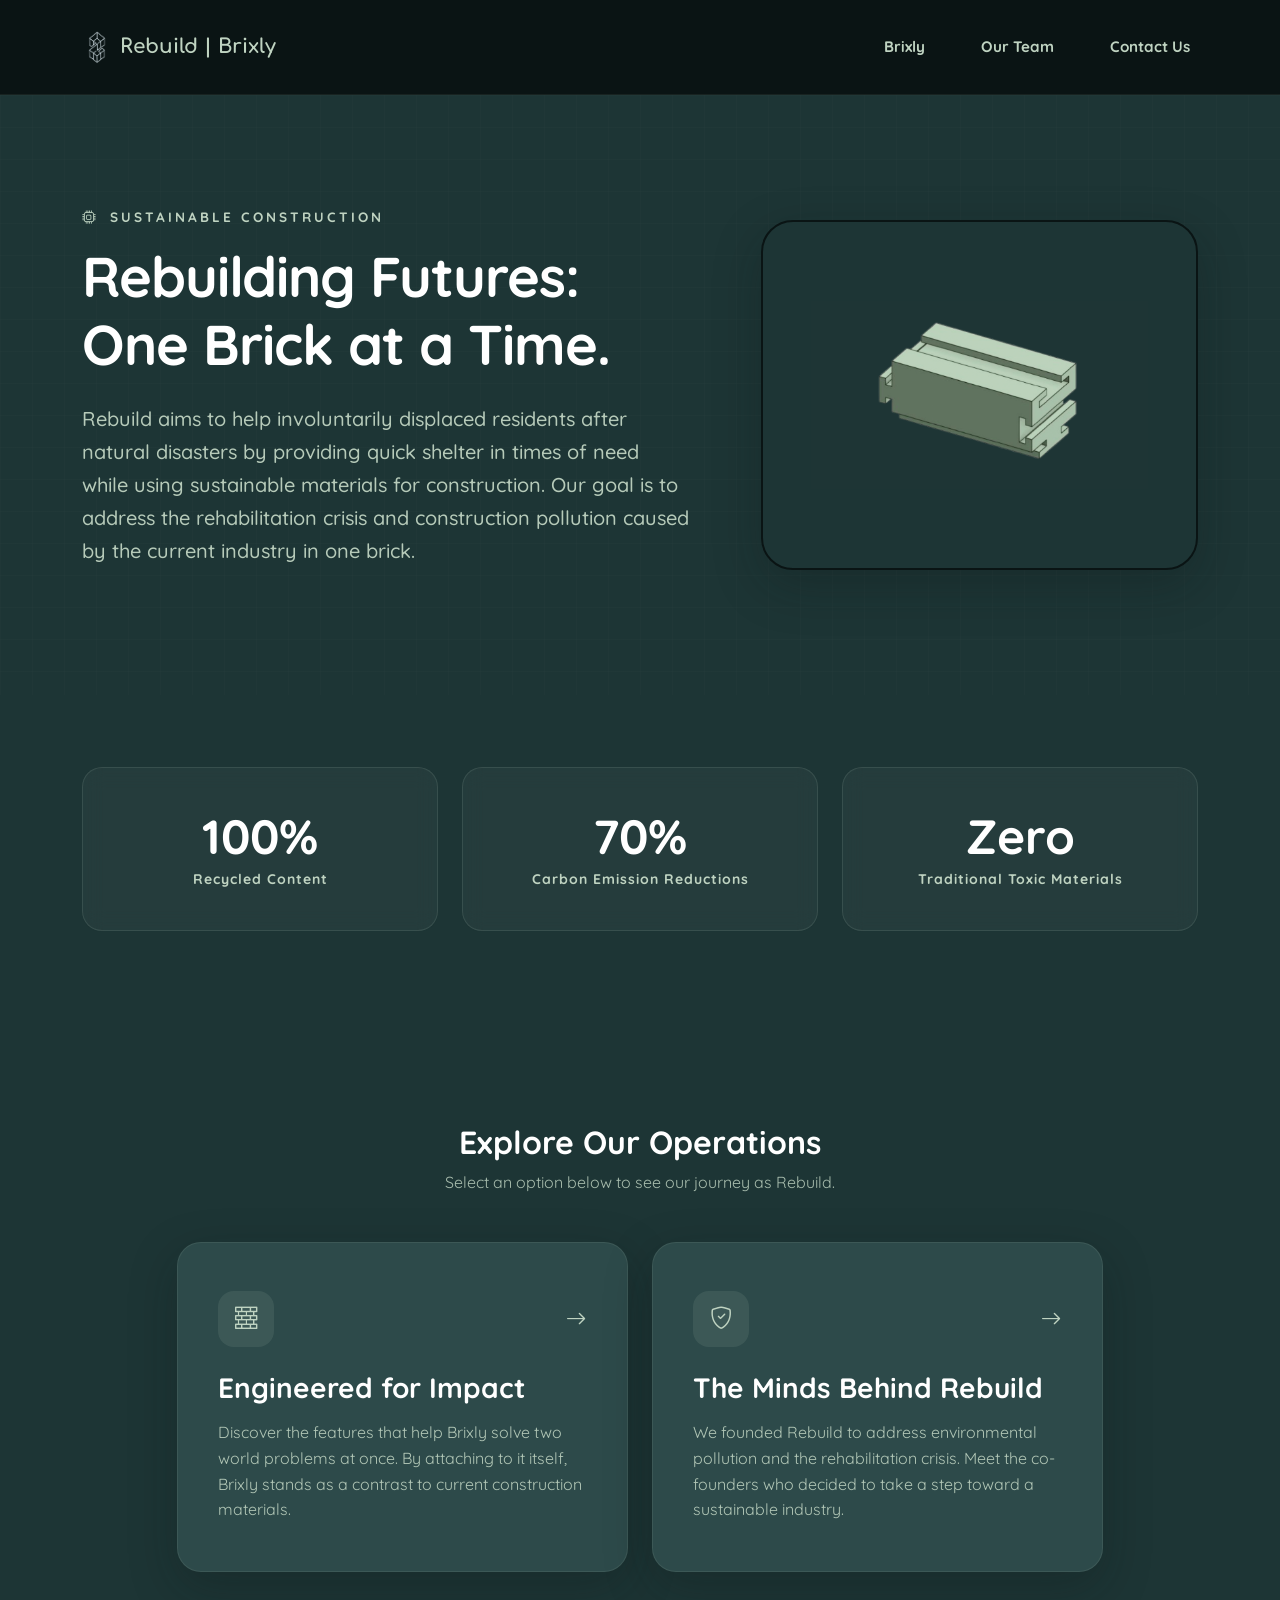
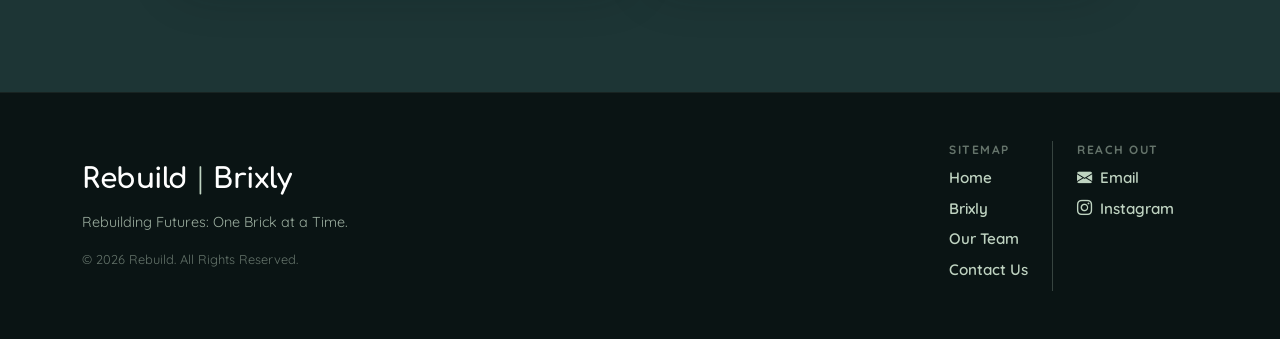
<file: index.html>
<!DOCTYPE html>
<html lang="en">
    <head>
        <meta charset="utf-8" />
        <meta name="viewport" content="width=device-width, initial-scale=1, shrink-to-fit=no" />
        <meta name="description" content="Rebuild - Modern Eco-Friendly Construction" />
        <meta name="author" content="Rebuild" />
        <title>Rebuild | Brixly</title>
        <link rel="icon" type="image/x-icon" href="assets/img/cool.png" />
<link href="https://cdn.jsdelivr.net/npm/bootstrap@5.3.2/dist/css/bootstrap.min.css" rel="stylesheet">
<link rel="stylesheet" href="https://cdn.jsdelivr.net/npm/bootstrap-icons@1.11.1/font/bootstrap-icons.css">
<link href="https://fonts.googleapis.com/css2?family=Comfortaa:wght@700&display=swap" rel="stylesheet">
        <link href="https://fonts.googleapis.com/css2?family=Quicksand:wght@400;500;600;700&display=swap" rel="stylesheet">
        <link href="css/styles.css" rel="stylesheet" />
        <style>
            /* Continuous Deep Eucalyptus Canvas */
            html, body {
                background-color: #1d3535 !important;
                color: #ffffff !important;
                font-family: 'Quicksand', sans-serif !important;
                overflow-x: hidden;
            }
            
            .navbar-brand {
    font-family: 'Comfortaa', sans-serif !important;
    font-weight: 700;
    color: #bfd3c1 !important; /* Changes the brand text to match your accent color */
}

            /* Clean Sage Navbar links */
            .nav-link {
                font-weight: 700;
                font-size: 0.95rem;
                color: #bfd3c1 !important;
                opacity: 1 !important;
                transition: opacity 0.2s ease;
            }
            .nav-link:hover {
                opacity: 0.7 !important;
            }
            
            /* Solid, toned-down Slate Tint cards—no longer blinding, but beautifully structured */
            .vibe-card {
                background-color: #2d4a4a !important; /* Solid intermediate slate stone tone */
                border: 1px solid rgba(191, 211, 193, 0.1) !important;
                border-radius: 24px !important;
                padding: 3rem 2.5rem !important;
                text-decoration: none !important;
                box-shadow: 0 1rem 3rem rgba(10, 20, 20, 0.25) !important;
                transition: transform 0.4s cubic-bezier(0.16, 1, 0.3, 1), border-color 0.4s ease, box-shadow 0.4s ease !important;
            }

            .vibe-card:hover {
                transform: translateY(-6px);
                border-color: rgba(191, 211, 193, 0.25) !important;
                box-shadow: 0 1.5rem 4rem rgba(10, 20, 20, 0.4) !important;
            }

            .vibe-card h3 {
                color: #ffffff !important; /* Crisp white for clean contrast on the mid-tone panel */
                font-weight: 700;
            }

            .vibe-card p {
                color: #bfd3c1 !important; /* Smooth sage paragraph text */
                opacity: 0.9;
                font-size: 1rem;
                line-height: 1.6;
            }

            .icon-shape {
                width: 56px;
                height: 56px;
                background-color: rgba(191, 211, 193, 0.1);
                border-radius: 16px;
                display: flex;
                align-items: center;
                justify-content: center;
                color: #bfd3c1;
                font-size: 1.4rem;
            }

            /* Consistent structural statistics framing */
            .metric-box {
                background: rgba(255, 255, 255, 0.04);
                border: 1px solid rgba(191, 211, 193, 0.12);
                border-radius: 20px;
                padding: 2.5rem 2rem;
                backdrop-filter: blur(10px);
            }
        </style>
    </head>
    <body>

        <nav class="navbar navbar-expand-lg py-4" style="background-color: #0a1414; border-bottom: 1px solid rgba(191, 211, 193, 0.08);">
            <div class="container">
                <div class="d-flex align-items-center">
                    <img src="assets/img/logo.png" alt="Logo" width="30" style="height: auto;" class="me-2" />
                    <a class="navbar-brand m-0" href="index.html">Rebuild | Brixly</a>
                </div>
                <div class="navbar-nav ms-auto flex-row align-items-center" style="gap: 2.5rem;">
             <a class="nav-link" href="product.html">Brixly</a>
             <a class="nav-link" href="about.html">Our Team</a>
             <a class="nav-link" href="contact.html">Contact Us</a>
            </div>
            </div>
        </nav>

        <header class="py-5" style="position: relative; background-image: linear-gradient(rgba(191, 211, 193, 0.015) 1px, transparent 1px), linear-gradient(90deg, rgba(191, 211, 193, 0.015) 1px, transparent 1px); background-size: 32px 32px;">
            <div class="container my-5 py-3">
                <div class="row align-items-center g-5">
                    <div class="col-lg-7 text-start">
                        <span style="font-weight: 700; font-size: 0.85rem; color: #bfd3c1 !important; text-transform: uppercase; letter-spacing: 3px; display: block;" class="mb-3">
                            <i class="bi bi-cpu me-1"></i> Sustainable Construction
                        </span>
                        <h1 class="mb-4 display-4" style="font-weight: 700; color: #ffffff !important; letter-spacing: -1px; line-height: 1.2;">
                            Rebuilding Futures: <br>One Brick at a Time.
                        </h1>
                        <p class="lead pe-lg-4" style="font-weight: 500; font-size: 1.25rem; line-height: 1.65; color: #bfd3c1 !important; opacity: 0.95;">
                        Rebuild aims to help involuntarily displaced residents after natural disasters by providing quick shelter in times of need while using sustainable materials for construction. Our goal is to address the rehabilitation crisis and construction pollution caused by the current industry in one brick.

                        </p>
                    </div>
                    <div class="col-lg-5 text-center d-none d-lg-block">
                    <div style="background-color: #1d3535; padding: 3rem; border-radius: 32px; border: 2px solid #0a1414; box-shadow: 0 1rem 3rem rgba(10, 20, 20, 0.25); display: flex; align-items: center; justify-content: center; min-height: 350px;">
                          <img src="assets/img/brixly.png" alt="Brixly Eco-Block" class="img-fluid" style="max-height: 260px; object-fit: contain;" />
                        </div>
                    </div>
                </div>
            </div>
        </header>

        <section class="py-5">
            <div class="container my-4">
                <div class="row g-4 justify-content-center text-center">
                    <div class="col-md-4">
                        <div class="metric-box">
                            <h2 class="display-5 fw-bold mb-1" style="color: #ffffff;">100%</h2>
                            <p class="m-0 small uppercase fw-bold" style="letter-spacing: 1px; color: #bfd3c1;">Recycled Content</p>
                        </div>
                    </div>
                    <div class="col-md-4">
                        <div class="metric-box">
                            <h2 class="display-5 fw-bold mb-1" style="color: #ffffff;">70%</h2>
                            <p class="m-0 small uppercase fw-bold" style="letter-spacing: 1px; color: #bfd3c1;">Carbon Emission Reductions</p>
                        </div>
                    </div>
                    <div class="col-md-4">
                        <div class="metric-box">
                            <h2 class="display-5 fw-bold mb-1" style="color: #ffffff;">Zero</h2>
                            <p class="m-0 small uppercase fw-bold" style="letter-spacing: 1px; color: #bfd3c1;">Traditional Toxic Materials</p>
                        </div>
                    </div>
                </div>
            </div>
        </section>

        <section class="py-5">
            <div class="container my-5 py-4">
                <div class="text-center mb-5">
                    <h2 style="font-weight: 700; color: #ffffff;">Explore Our Operations</h2>
                    <p style="color: #bfd3c1; opacity: 0.85;">Select an option below to see our journey as Rebuild. </p>
                </div>
                <div class="row g-4 justify-content-center text-start">
                    
                    <div class="col-md-6 col-lg-5">
                        <a href="product.html" class="card h-100 vibe-card">
                            <div class="d-flex align-items-center justify-content-between mb-4">
                                <div class="icon-shape">
                                    <i class="bi bi-bricks"></i>
                                </div>
                                <i class="bi bi-arrow-right text-muted" style="font-size: 1.3rem; color: #bfd3c1 !important;"></i>
                            </div>
                            <h3 class="mb-3">Engineered for Impact</h3>
                            <p class="m-0">
                                Discover the features that help Brixly solve two world problems at once. By attaching to it itself, Brixly stands as a contrast to current construction materials. 
                            </p>
                        </a>
                    </div>

                    <div class="col-md-6 col-lg-5">
                        <a href="about.html" class="card h-100 vibe-card">
                            <div class="d-flex align-items-center justify-content-between mb-4">
                                <div class="icon-shape">
                                    <i class="bi bi-shield-check"></i>
                                </div>
                                <i class="bi bi-arrow-right text-muted" style="font-size: 1.3rem; color: #bfd3c1 !important;"></i>
                            </div>
                            <h3 class="mb-3">The Minds Behind Rebuild</h3>
                            <p class="m-0">
                                We founded Rebuild to address environmental pollution and the rehabilitation crisis. Meet the co-founders who decided to take a step toward a sustainable industry.
                            </p>
                        </a>
                    </div>

                </div>
            </div>
        </section>

       <footer class="py-5" style="background-color: #0a1414; border-top: 1px solid rgba(191, 211, 193, 0.08); margin-top: auto;">
    
    <style>
        .footer-link-hover {
            color: #bfd3c1 !important;
            text-decoration: none !important;
            font-weight: 600;
            transition: color 0.2s ease-in-out, opacity 0.2s ease-in-out;
        }
        /* When a user hovers, it smoothly dims slightly to create click-feedback */
        .footer-link-hover:hover {
            color: #ffffff !important; /* Changes text color to solid white */
            opacity: 0.75;             /* Or dims it slightly, customize to preference */
        }
    </style>

    <div class="container">
        <div class="row align-items-center justify-content-between" style="font-size: 0.95rem; font-family: 'Quicksand', sans-serif;">
            
            <div class="col-md-5 text-center text-md-start mb-4 mb-md-0">
                <h3 class="fw-extrabold mb-3" style="font-family: 'Comfortaa', sans-serif !important; color: #ffffff; letter-spacing: -0.5px; font-size: 1.75rem; font-weight: 800;">
                    Rebuild <span style="color: #bfd3c1; font-weight: 300;">|</span> Brixly
                </h3>
                <p class="mb-3" style="color: #bfd3c1; opacity: 0.8; font-size: 0.9rem; line-height: 1.5; max-width: 320px;">
                    Rebuilding Futures: One Brick at a Time.
                </p>
                <p class="mb-0" style="color: #bfd3c1; opacity: 0.5; font-size: 0.8rem;">
                    &copy; 2026 Rebuild. All Rights Reserved.
                </p>
            </div>
            
            <div class="col-md-7 col-lg-6">
                <div class="row align-items-start justify-content-center justify-content-md-end g-0">
                    
                    <div class="col-auto text-start px-4">
                        <span style="font-size: 0.75rem; font-weight: 700; color: #bfd3c1; opacity: 0.5; text-transform: uppercase; letter-spacing: 1.5px; display: block;" class="mb-2">
                            Sitemap
                        </span>
                        <ul class="list-unstyled mb-0 d-flex flex-column gap-2">
                            <li><a href="index.html" class="footer-link-hover">Home</a></li>
                            <li><a href="product.html" class="footer-link-hover">Brixly</a></li>
                            <li><a href="about.html" class="footer-link-hover">Our Team</a></li>
                            <li><a href="contact.html" class="footer-link-hover">Contact Us</a></li>
                        </ul>
                    </div>
                    
                    <div class="col-auto p-0 align-self-center" style="width: 1px; height: 150px; background-color: rgba(191, 211, 193, 0.25);"></div>
                    
                    <div class="col-auto text-start px-4">
                        <span style="font-size: 0.75rem; font-weight: 700; color: #bfd3c1; opacity: 0.5; text-transform: uppercase; letter-spacing: 1.5px; display: block;" class="mb-2">
                            Reach Out
                        </span>
                        <ul class="list-unstyled mb-0 d-flex flex-column gap-2">
                            <li>
                                <a href="mailto:rebuild.brixly@gmail.com" class="footer-link-hover">
                                    <i class="bi bi-envelope-fill me-1"></i> Email
                                </a>
                            </li>
                            <li>
                                <a href="https://instagram.com/rebuild.brixly" target="_blank" rel="noopener noreferrer" class="footer-link-hover">
                                    <i class="bi bi-instagram me-1"></i> Instagram
                                </a>
                            </li>
                        </ul>
                    </div>
                    
                </div>
            </div>
            
        </div>
    </div>
</footer>

<script src="https://cdn.jsdelivr.net/npm/bootstrap@5.3.2/dist/js/bootstrap.bundle.min.js"></script>    </body>
</html>
</file>
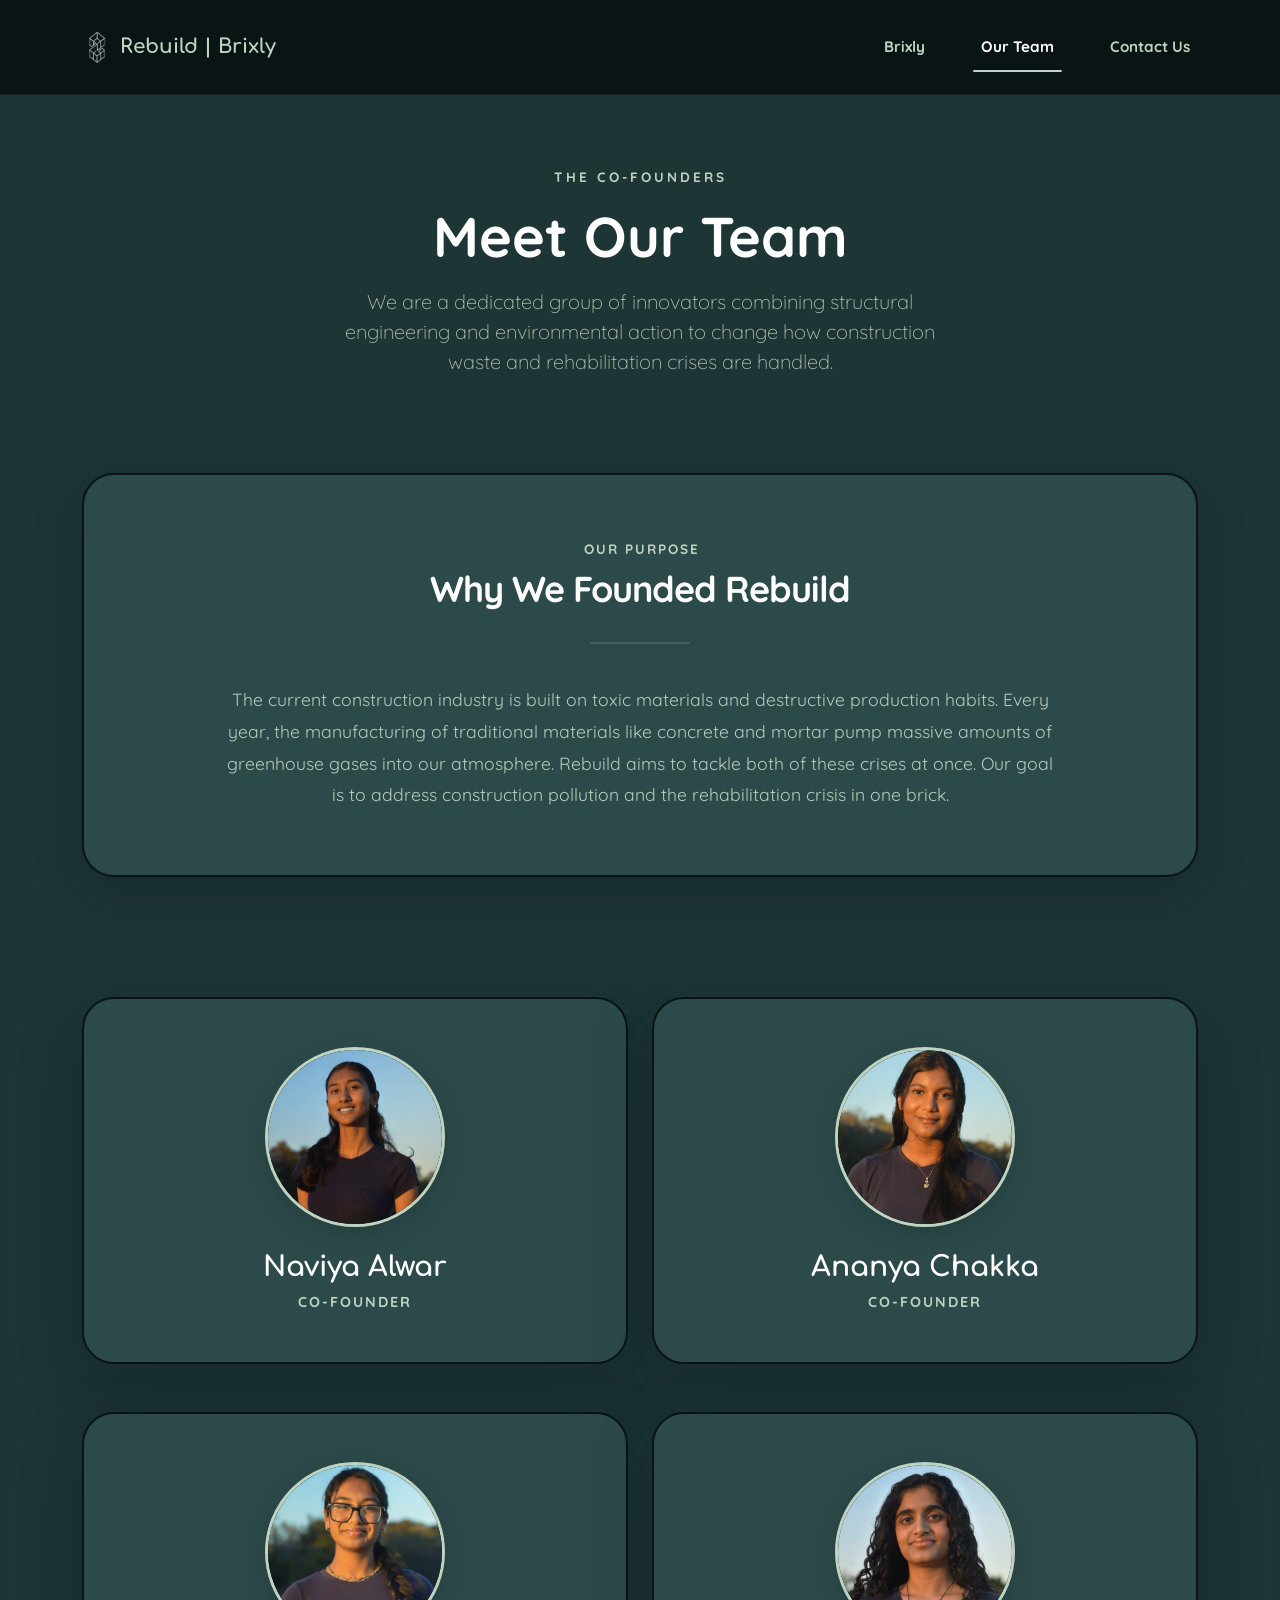
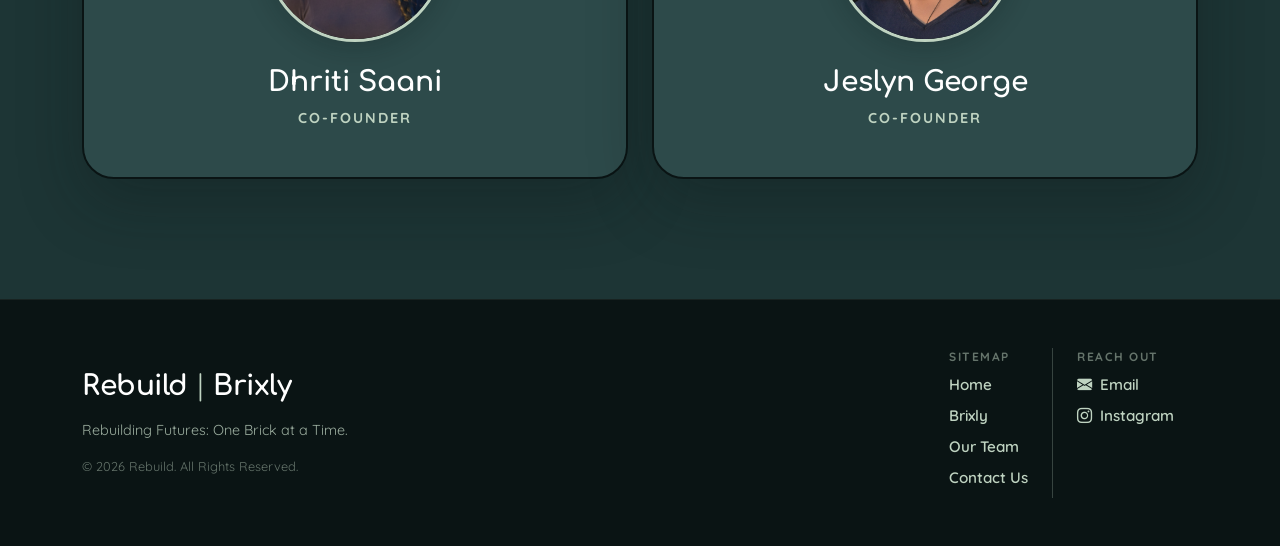
<file: about.html>
<!DOCTYPE html>
<html lang="en">
    <head>
        <meta charset="utf-8" />
        <meta name="viewport" content="width=device-width, initial-scale=1, shrink-to-fit=no" />
        <meta name="description" content="Rebuild Team & Backstory" />
        <meta name="author" content="Rebuild" />
        <title>Rebuild | Brixly</title>
        <link rel="icon" type="image/x-icon" href="assets/img/cool.png" />
<link href="https://cdn.jsdelivr.net/npm/bootstrap@5.3.2/dist/css/bootstrap.min.css" rel="stylesheet">
<link rel="stylesheet" href="https://cdn.jsdelivr.net/npm/bootstrap-icons@1.11.1/font/bootstrap-icons.css">
<link href="https://fonts.googleapis.com/css2?family=Comfortaa:wght@700&display=swap" rel="stylesheet">
        <link href="https://fonts.googleapis.com/css2?family=Quicksand:wght@400;500;600;700&display=swap" rel="stylesheet">
        <link href="css/styles.css" rel="stylesheet" />
        <style>
/* Creates the indicator line for the current active subpage */
.nav-link.active {
    position: relative;
    color: #ffffff !important; /* Makes the active page slightly brighter */
}
.nav-link.active::after {
    content: '';
    position: absolute;
    bottom: -6px; /* Spacing between text and line */
    left: 0;
    width: 100%;
    height: 2px; /* Thickness of the indicator line */
    background-color: #bfd3c1; /* Uses your Sage Tint accent color */
    border-radius: 2px;
}

            /* Continuous Deep Eucalyptus Canvas */
            html, body {
                background-color: #1d3535 !important;
                color: #ffffff !important;
                font-family: 'Quicksand', sans-serif !important;
                overflow-x: hidden;
            }
            
            .navbar-brand {
                font-family: 'Comfortaa', sans-serif !important;
                font-weight: 700;
                color: #bfd3c1 !important; /* Fixed to Sage Tint */
            }

            /* Clean Sage Navbar links */
            .nav-link {
                font-weight: 700;
                font-size: 0.95rem;
                color: #bfd3c1 !important;
                opacity: 1 !important;
                transition: opacity 0.2s ease;
            }
            .nav-link:hover {
                opacity: 0.7 !important;
            }
            
            /* Solid, toned-down Slate Tint panels for Team Profiles */
            .vibe-card {
    background-color: #2d4a4a !important; 
    border: 1px solid rgba(191, 211, 193, 0.1) !important;
    border-radius: 24px !important;
    padding: 2.5rem !important;
    box-shadow: 0 1rem 3rem rgba(10, 20, 20, 0.25) !important;
    transition: transform 0.4s cubic-bezier(0.16, 1, 0.3, 1), border-color 0.4s ease !important;
    
    /* Forces all cards in the row to stretch to the exact same height */
    display: flex !important;
    flex-direction: column !important;
    justify-content: center !important;
}

            .vibe-card:hover {
                transform: translateY(-6px);
                border-color: rgba(191, 211, 193, 0.25) !important;
            }

            .vibe-card h3 {
                color: #ffffff !important;
                font-weight: 700;
            }

            .vibe-card .role {
                color: #bfd3c1 !important;
                font-weight: 700;
                font-size: 0.9rem;
                text-transform: uppercase;
                letter-spacing: 1px;
            }

            .vibe-card p {
                color: #bfd3c1 !important;
                opacity: 0.9;
                font-size: 0.95rem;
                line-height: 1.6;
            }

            /* Solid Background Box for Backstory */
            .story-box {
                background-color: #2d4a4a !important;
                border: 2px solid #0a1414;
                border-radius: 32px;
                padding: 4rem 3rem;
                box-shadow: 0 1rem 3rem rgba(10, 20, 20, 0.25);
            }
        </style>
    </head>
    <body>

        <nav class="navbar navbar-expand-lg py-4" style="background-color: #0a1414; border-bottom: 1px solid rgba(191, 211, 193, 0.08);">
            <div class="container">
                <div class="d-flex align-items-center">
                    <img src="assets/img/logo.png" alt="Logo" width="30" style="height: auto;" class="me-2" />
                    <a class="navbar-brand m-0" href="index.html">Rebuild | Brixly</a>
                </div>
                <div class="navbar-nav ms-auto flex-row align-items-center" style="gap: 2.5rem;">
             <a class="nav-link" href="product.html">Brixly</a>
             <a class="nav-link active" href="about.html">Our Team</a>
             <a class="nav-link" href="contact.html">Contact Us</a>
            </div>
            </div>
        </nav>

        <header class="py-5 text-center">
            <div class="container my-4">
                <span style="font-weight: 700; font-size: 0.85rem; color: #bfd3c1 !important; text-transform: uppercase; letter-spacing: 3px; display: block;" class="mb-3">
                    The Co-Founders
                </span>
                <h1 class="display-4 fw-bold mb-3">Meet Our Team</h1>
                <p class="lead mx-auto" style="max-width: 600px; color: #bfd3c1; opacity: 0.9;">
                We are a dedicated group of innovators combining structural engineering and environmental action to change how construction waste and rehabilitation crises are handled.
                </p>
            </div>
        </header>

        <section class="pb-5">
            <div class="container my-4">
                <div class="story-box">
                    <div class="text-center mb-4 pb-2">
                        <span style="font-weight: 700; font-size: 0.85rem; color: #bfd3c1 !important; text-transform: uppercase; letter-spacing: 2px; display: block;" class="mb-2">
                            <i class="bi bi-history me-1"></i> Our Purpose
                        </span>
                        <h2 class="fw-bold mb-0" style="color: #ffffff; letter-spacing: -1px; font-size: 2.25rem;">Why We Founded Rebuild</h2>
                    </div>
                    
                    <hr style="border-color: rgba(191, 211, 193, 0.15); max-width: 100px; margin: 0 auto 2.5rem auto; border-width: 2px; opacity: 1;">

                    <div class="row justify-content-center" style="color: #bfd3c1; opacity: 0.95; font-size: 1.1rem; line-height: 1.8;">
                        <div class="col-lg-10 text-center">
                            <p class="m-0">
                                The current construction industry is built on toxic materials and destructive production habits. Every year, the manufacturing of traditional materials like concrete and mortar pump massive amounts of greenhouse gases into our atmosphere. Rebuild aims to tackle both of these crises at once. Our goal is to address construction pollution and the rehabilitation crisis in one brick. 
                            </p>
                        </div>
                    </div>
                </div>
            </div>
        </section>

        <section class="py-5">
            <div class="container mb-5">
                <div class="row g-4 justify-content-center">
                    
                    <div class="col-lg-6 col-md-8 mx-auto mb-4">
    <div style="background-color: #2d4a4a; border: 2px solid #0a1414; border-radius: 32px; padding: 3rem; box-shadow: 0 1.5rem 4rem rgba(10, 20, 20, 0.3);">
        
        <div class="text-center mb-4">
            <div style="width: 180px; height: 180px; margin: 0 auto; border: 3px solid #bfd3c1; border-radius: 50%; overflow: hidden; display: flex; align-items: center; justify-content: center; background-color: #0a1414; box-shadow: 0 0.5rem 1.5rem rgba(10, 20, 20, 0.2);">
                <img src="assets/img/naviya.png" alt="Co-Founder Name" style="width: 100%; height: 100%; object-fit: cover;" />
            </div>
        </div>

        <div class="text-center">
            <h3 class="h3 fw-bold mb-2" style="font-family: 'Comfortaa', sans-serif !important; color: #ffffff;">Naviya Alwar</h3>
            <span style="font-weight: 700; font-size: 0.9rem; color: #bfd3c1 !important; text-transform: uppercase; letter-spacing: 2px; display: block;">
                Co-Founder
            </span>
        </div>

    </div>
</div>

                    <div class="col-lg-6 col-md-8 mx-auto mb-4">
    <div style="background-color: #2d4a4a; border: 2px solid #0a1414; border-radius: 32px; padding: 3rem; box-shadow: 0 1.5rem 4rem rgba(10, 20, 20, 0.3);">
        
        <div class="text-center mb-4">
            <div style="width: 180px; height: 180px; margin: 0 auto; border: 3px solid #bfd3c1; border-radius: 50%; overflow: hidden; display: flex; align-items: center; justify-content: center; background-color: #0a1414; box-shadow: 0 0.5rem 1.5rem rgba(10, 20, 20, 0.2);">
                <img src="assets/img/ananya.png" alt="Co-Founder Name" style="width: 100%; height: 100%; object-fit: cover;" />
            </div>
        </div>

        <div class="text-center">
            <h3 class="h3 fw-bold mb-2" style="font-family: 'Comfortaa', sans-serif !important; color: #ffffff;">Ananya Chakka</h3>
            <span style="font-weight: 700; font-size: 0.9rem; color: #bfd3c1 !important; text-transform: uppercase; letter-spacing: 2px; display: block;">
                Co-Founder
            </span>
        </div>

    </div>
</div>

                    <div class="col-lg-6 col-md-8 mx-auto mb-4">
    <div style="background-color: #2d4a4a; border: 2px solid #0a1414; border-radius: 32px; padding: 3rem; box-shadow: 0 1.5rem 4rem rgba(10, 20, 20, 0.3);">
        
        <div class="text-center mb-4">
            <div style="width: 180px; height: 180px; margin: 0 auto; border: 3px solid #bfd3c1; border-radius: 50%; overflow: hidden; display: flex; align-items: center; justify-content: center; background-color: #0a1414; box-shadow: 0 0.5rem 1.5rem rgba(10, 20, 20, 0.2);">
                <img src="assets/img/dhritii.png" alt="Co-Founder Name" style="width: 100%; height: 100%; object-fit: cover;" />
            </div>
        </div>

        <div class="text-center">
            <h3 class="h3 fw-bold mb-2" style="font-family: 'Comfortaa', sans-serif !important; color: #ffffff;">Dhriti Saani</h3>
            <span style="font-weight: 700; font-size: 0.9rem; color: #bfd3c1 !important; text-transform: uppercase; letter-spacing: 2px; display: block;">
                Co-Founder
            </span>
        </div>

    </div>
</div>

                    <div class="col-lg-6 col-md-8 mx-auto mb-4">
    <div style="background-color: #2d4a4a; border: 2px solid #0a1414; border-radius: 32px; padding: 3rem; box-shadow: 0 1.5rem 4rem rgba(10, 20, 20, 0.3);">
        
        <div class="text-center mb-4">
            <div style="width: 180px; height: 180px; margin: 0 auto; border: 3px solid #bfd3c1; border-radius: 50%; overflow: hidden; display: flex; align-items: center; justify-content: center; background-color: #0a1414; box-shadow: 0 0.5rem 1.5rem rgba(10, 20, 20, 0.2);">
                <img src="assets/img/jeslyn.png" alt="Co-Founder Name" style="width: 100%; height: 100%; object-fit: cover;" />
            </div>
        </div>

        <div class="text-center">
            <h3 class="h3 fw-bold mb-2" style="font-family: 'Comfortaa', sans-serif !important; color: #ffffff;">Jeslyn George</h3>
            <span style="font-weight: 700; font-size: 0.9rem; color: #bfd3c1 !important; text-transform: uppercase; letter-spacing: 2px; display: block;">
                Co-Founder
            </span>
        </div>

    </div>
</div>

                </div>
            </div>
        </section>

      <footer class="py-5" style="background-color: #0a1414; border-top: 1px solid rgba(191, 211, 193, 0.08); margin-top: auto;">
    
    <style>
        .footer-link-hover {
            color: #bfd3c1 !important;
            text-decoration: none !important;
            font-weight: 600;
            transition: color 0.2s ease-in-out, opacity 0.2s ease-in-out;
        }
        /* When a user hovers, it smoothly dims slightly to create click-feedback */
        .footer-link-hover:hover {
            color: #ffffff !important; /* Changes text color to solid white */
            opacity: 0.75;             /* Or dims it slightly, customize to preference */
        }
    </style>

    <div class="container">
        <div class="row align-items-center justify-content-between" style="font-size: 0.95rem; font-family: 'Quicksand', sans-serif;">
            
            <div class="col-md-5 text-center text-md-start mb-4 mb-md-0">
                <h3 class="fw-extrabold mb-3" style="font-family: 'Comfortaa', sans-serif !important; color: #ffffff; letter-spacing: -0.5px; font-size: 1.75rem; font-weight: 800;">
                    Rebuild <span style="color: #bfd3c1; font-weight: 300;">|</span> Brixly
                </h3>
                <p class="mb-3" style="color: #bfd3c1; opacity: 0.8; font-size: 0.9rem; line-height: 1.5; max-width: 320px;">
                    Rebuilding Futures: One Brick at a Time.
                </p>
                <p class="mb-0" style="color: #bfd3c1; opacity: 0.5; font-size: 0.8rem;">
                    &copy; 2026 Rebuild. All Rights Reserved.
                </p>
            </div>
            
            <div class="col-md-7 col-lg-6">
                <div class="row align-items-start justify-content-center justify-content-md-end g-0">
                    
                    <div class="col-auto text-start px-4">
                        <span style="font-size: 0.75rem; font-weight: 700; color: #bfd3c1; opacity: 0.5; text-transform: uppercase; letter-spacing: 1.5px; display: block;" class="mb-2">
                            Sitemap
                        </span>
                        <ul class="list-unstyled mb-0 d-flex flex-column gap-2">
                            <li><a href="index.html" class="footer-link-hover">Home</a></li>
                            <li><a href="product.html" class="footer-link-hover">Brixly</a></li>
                            <li><a href="about.html" class="footer-link-hover">Our Team</a></li>
                            <li><a href="contact.html" class="footer-link-hover">Contact Us</a></li>
                        </ul>
                    </div>
                    
                    <div class="col-auto p-0 align-self-center" style="width: 1px; height: 150px; background-color: rgba(191, 211, 193, 0.25);"></div>
                    
                    <div class="col-auto text-start px-4">
                        <span style="font-size: 0.75rem; font-weight: 700; color: #bfd3c1; opacity: 0.5; text-transform: uppercase; letter-spacing: 1.5px; display: block;" class="mb-2">
                            Reach Out
                        </span>
                        <ul class="list-unstyled mb-0 d-flex flex-column gap-2">
                            <li>
                                <a href="mailto:rebuild.brixly@gmail.com" class="footer-link-hover">
                                    <i class="bi bi-envelope-fill me-1"></i> Email
                                </a>
                            </li>
                            <li>
                                <a href="https://instagram.com/rebuild.brixly" target="_blank" rel="noopener noreferrer" class="footer-link-hover">
                                    <i class="bi bi-instagram me-1"></i> Instagram
                                </a>
                            </li>
                        </ul>
                    </div>
                    
                </div>
            </div>
            
        </div>
    </div>
</footer>


<script src="https://cdn.jsdelivr.net/npm/bootstrap@5.3.2/dist/js/bootstrap.bundle.min.js"></script>
    </body>
</html>
</file>
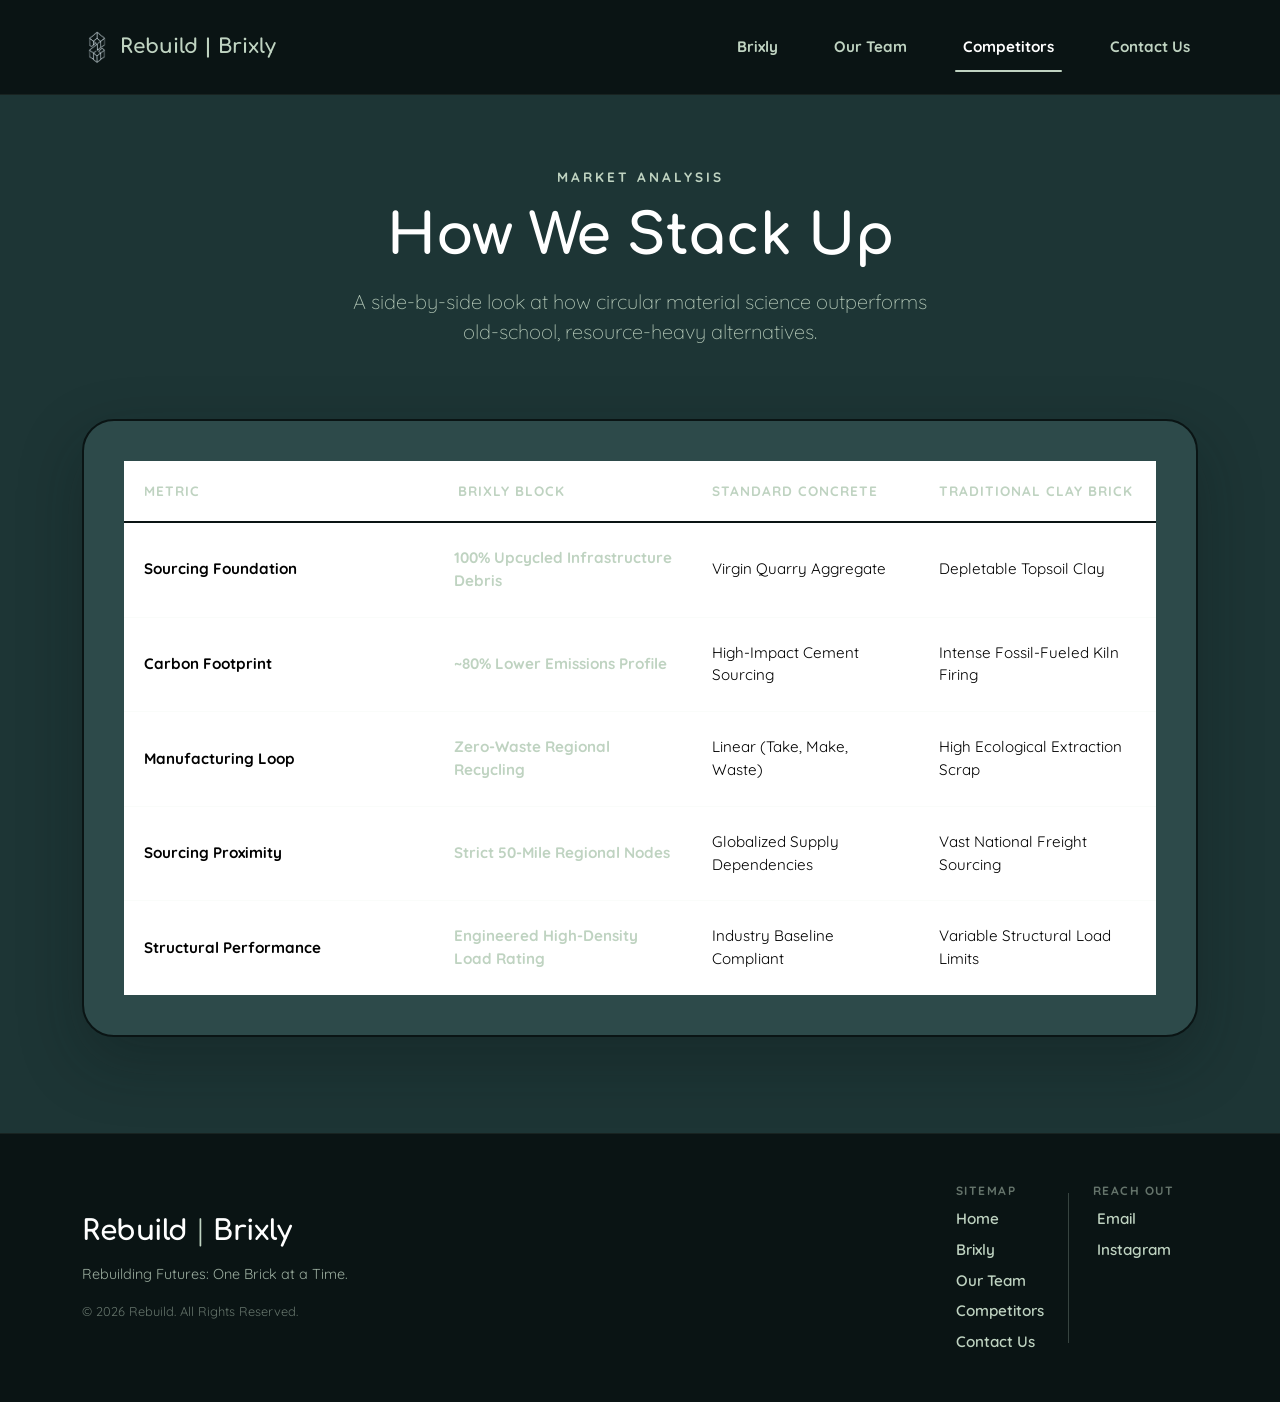
<file: competitors.html>
<!DOCTYPE html>
<html lang="en">
    <head>
        <meta charset="utf-8" />
        <meta name="viewport" content="width=device-width, initial-scale=1, shrink-to-fit=no" />
        <meta name="description" content="Brixly Competitor Comparison" />
        <meta name="author" content="Rebuild" />
        <title>Rebuild | Brixly</title>        
        <link rel="icon" type="image/x-icon" href="assets/img/cool.png" />
        
<link href="https://cdn.jsdelivr.net/npm/bootstrap@5.3.2/dist/css/bootstrap.min.css" rel="stylesheet">        
        <link rel="preconnect" href="https://fonts.googleapis.com">
        <link rel="preconnect" href="https://fonts.gstatic.com" crossorigin>
        <link href="https://fonts.googleapis.com/css2?family=Comfortaa:wght@700&display=swap" rel="stylesheet">
        <link href="https://fonts.googleapis.com/css2?family=Quicksand:wght@400;500;600;700&display=swap" rel="stylesheet">
        <link href="css/styles.css" rel="stylesheet" />
        
        <style>
            /* Continuous Deep Eucalyptus Canvas */
            html, body {
                background-color: #1d3535 !important;
                color: #ffffff !important;
                font-family: 'Quicksand', sans-serif !important;
                overflow-x: hidden;
            }
            
            .navbar-brand {
                font-family: 'Comfortaa', sans-serif !important;
                font-weight: 700;
                color: #bfd3c1 !important;
            }

            /* Clean Sage Navbar links */
            .nav-link {
                font-family: 'Quicksand', sans-serif !important;
                font-weight: 700;
                font-size: 0.95rem;
                color: #bfd3c1 !important;
                opacity: 1 !important;
                transition: opacity 0.2s ease;
            }
            .nav-link:hover {
                opacity: 0.7 !important;
            }

            /* Active Page Navigation Indicator Line */
            .nav-link.active {
                position: relative;
                color: #ffffff !important;
            }
            .nav-link.active::after {
                content: '';
                position: absolute;
                bottom: -6px;
                left: 0;
                width: 100%;
                height: 2px;
                background-color: #bfd3c1;
                border-radius: 2px;
            }
            
            /* Solid Structural Table Container */
            .table-card {
                background-color: #2d4a4a !important; 
                border: 2px solid #0a1414 !important;
                border-radius: 32px !important;
                padding: 2.5rem !important;
                box-shadow: 0 1.5rem 4rem rgba(10, 20, 20, 0.3) !important;
                overflow-x: auto;
            }

            /* Custom Table Styling (Forced Fonts) */
            .table {
                color: #ffffff !important;
                margin-bottom: 0;
                vertical-align: middle;
                font-family: 'Quicksand', sans-serif !important;
            }
            .table th {
                border-bottom: 2px solid #0a1414 !important;
                color: #bfd3c1 !important;
                font-family: 'Quicksand', sans-serif !important;
                font-weight: 700 !important;
                text-transform: uppercase;
                font-size: 0.85rem;
                letter-spacing: 1px;
                padding: 1.25rem;
            }
            .table td {
                border-bottom: 1px solid rgba(191, 211, 193, 0.08) !important;
                font-family: 'Quicksand', sans-serif !important;
                padding: 1.5rem 1.25rem;
                font-size: 0.95rem;
            }
            .table tr:last-child td {
                border-bottom: none !important;
            }

            /* Highlight Row/Column text for Brixly */
            .brixly-highlight {
                color: #bfd3c1 !important;
                font-weight: 700 !important;
                font-family: 'Quicksand', sans-serif !important;
            }

            h1 {
                font-family: 'Comfortaa', sans-serif !important;
            }
        </style>
    </head>
    <body>

        <nav class="navbar navbar-expand-lg py-4" style="background-color: #0a1414; border-bottom: 1px solid rgba(191, 211, 193, 0.08);">
            <div class="container">
                <div class="d-flex align-items-center">
                    <img src="assets/img/logo.png" alt="Logo" width="30" style="height: auto;" class="me-2" />
                    <a class="navbar-brand m-0" href="index.html">Rebuild | Brixly</a>
                </div>
                <div class="navbar-nav ms-auto flex-row align-items-center" style="gap: 2.5rem;">
                    <a class="nav-link" href="product.html">Brixly</a>
                    <a class="nav-link" href="about.html">Our Team</a>
                    <a class="nav-link active" href="competitors.html">Competitors</a> 
                    <a class="nav-link" href="contact.html">Contact Us</a>
                </div>
            </div>
        </nav>

        <header class="py-5 text-center">
            <div class="container my-4">
                <span style="font-weight: 700; font-size: 0.85rem; color: #bfd3c1 !important; text-transform: uppercase; letter-spacing: 3px; display: block;" class="mb-3">
                    Market Analysis
                </span>
                <h1 class="display-4 fw-bold mb-3">How We Stack Up</h1>
                <p class="lead mx-auto" style="max-width: 600px; color: #bfd3c1; opacity: 0.9;">
                    A side-by-side look at how circular material science outperforms old-school, resource-heavy alternatives.
                </p>
            </div>
        </header>

        <section class="pb-5 mb-5">
            <div class="container">
                <div class="table-card">
                    <table class="table">
                        <thead>
                            <tr>
                                <th scope="col" style="width: 30%;">Metric</th>
                                <th scope="col" class="brixly-highlight" style="width: 25%;"><i class="bi bi-cpu me-1"></i> Brixly Block</th>
                                <th scope="col" style="width: 22%;">Standard Concrete</th>
                                <th scope="col" style="width: 23%;">Traditional Clay Brick</th>
                            </tr>
                        </thead>
                        <tbody>
                            <tr>
                                <td class="fw-bold">Sourcing Foundation</td>
                                <td class="brixly-highlight">100% Upcycled Infrastructure Debris</td>
                                <td>Virgin Quarry Aggregate</td>
                                <td>Depletable Topsoil Clay</td>
                            </tr>
                            <tr>
                                <td class="fw-bold">Carbon Footprint</td>
                                <td class="brixly-highlight">~80% Lower Emissions Profile</td>
                                <td>High-Impact Cement Sourcing</td>
                                <td>Intense Fossil-Fueled Kiln Firing</td>
                            </tr>
                            <tr>
                                <td class="fw-bold">Manufacturing Loop</td>
                                <td class="brixly-highlight">Zero-Waste Regional Recycling</td>
                                <td>Linear (Take, Make, Waste)</td>
                                <td>High Ecological Extraction Scrap</td>
                            </tr>
                            <tr>
                                <td class="fw-bold">Sourcing Proximity</td>
                                <td class="brixly-highlight">Strict 50-Mile Regional Nodes</td>
                                <td>Globalized Supply Dependencies</td>
                                <td>Vast National Freight Sourcing</td>
                            </tr>
                            <tr>
                                <td class="fw-bold">Structural Performance</td>
                                <td class="brixly-highlight">Engineered High-Density Load Rating</td>
                                <td>Industry Baseline Compliant</td>
                                <td>Variable Structural Load Limits</td>
                            </tr>
                        </tbody>
                    </table>
                </div>
            </div>
        </section>

       <footer class="py-5" style="background-color: #0a1414; border-top: 1px solid rgba(191, 211, 193, 0.08); margin-top: auto;">
    
    <style>
        .footer-link-hover {
            color: #bfd3c1 !important;
            text-decoration: none !important;
            font-weight: 600;
            transition: color 0.2s ease-in-out, opacity 0.2s ease-in-out;
        }
        /* When a user hovers, it smoothly dims slightly to create click-feedback */
        .footer-link-hover:hover {
            color: #ffffff !important; /* Changes text color to solid white */
            opacity: 0.75;             /* Or dims it slightly, customize to preference */
        }
    </style>

    <div class="container">
        <div class="row align-items-center justify-content-between" style="font-size: 0.95rem; font-family: 'Quicksand', sans-serif;">
            
            <div class="col-md-5 text-center text-md-start mb-4 mb-md-0">
                <h3 class="fw-extrabold mb-3" style="font-family: 'Comfortaa', sans-serif !important; color: #ffffff; letter-spacing: -0.5px; font-size: 1.75rem; font-weight: 800;">
                    Rebuild <span style="color: #bfd3c1; font-weight: 300;">|</span> Brixly
                </h3>
                <p class="mb-3" style="color: #bfd3c1; opacity: 0.8; font-size: 0.9rem; line-height: 1.5; max-width: 320px;">
                    Rebuilding Futures: One Brick at a Time.
                </p>
                <p class="mb-0" style="color: #bfd3c1; opacity: 0.5; font-size: 0.8rem;">
                    &copy; 2026 Rebuild. All Rights Reserved.
                </p>
            </div>
            
            <div class="col-md-7 col-lg-6">
                <div class="row align-items-start justify-content-center justify-content-md-end g-0">
                    
                    <div class="col-auto text-start px-4">
                        <span style="font-size: 0.75rem; font-weight: 700; color: #bfd3c1; opacity: 0.5; text-transform: uppercase; letter-spacing: 1.5px; display: block;" class="mb-2">
                            Sitemap
                        </span>
                        <ul class="list-unstyled mb-0 d-flex flex-column gap-2">
                            <li><a href="index.html" class="footer-link-hover">Home</a></li>
                            <li><a href="product.html" class="footer-link-hover">Brixly</a></li>
                            <li><a href="about.html" class="footer-link-hover">Our Team</a></li>
                            <li><a href="competitors.html" class="footer-link-hover">Competitors</a></li>
                            <li><a href="contact.html" class="footer-link-hover">Contact Us</a></li>
                        </ul>
                    </div>
                    
                    <div class="col-auto p-0 align-self-center" style="width: 1px; height: 150px; background-color: rgba(191, 211, 193, 0.25);"></div>
                    
                    <div class="col-auto text-start px-4">
                        <span style="font-size: 0.75rem; font-weight: 700; color: #bfd3c1; opacity: 0.5; text-transform: uppercase; letter-spacing: 1.5px; display: block;" class="mb-2">
                            Reach Out
                        </span>
                        <ul class="list-unstyled mb-0 d-flex flex-column gap-2">
                            <li>
                                <a href="mailto:rebuild.brixly@gmail.com" class="footer-link-hover">
                                    <i class="bi bi-envelope-fill me-1"></i> Email
                                </a>
                            </li>
                            <li>
                                <a href="https://instagram.com/rebuild.brixly" target="_blank" rel="noopener noreferrer" class="footer-link-hover">
                                    <i class="bi bi-instagram me-1"></i> Instagram
                                </a>
                            </li>
                        </ul>
                    </div>
                    
                </div>
            </div>
            
        </div>
    </div>
</footer>


        <script src="https://cdn.jsdelivr.net/npm/bootstrap@5.2.3/dist/js/bootstrap.bundle.min.js"></script>
    </body>
</html>
</file>
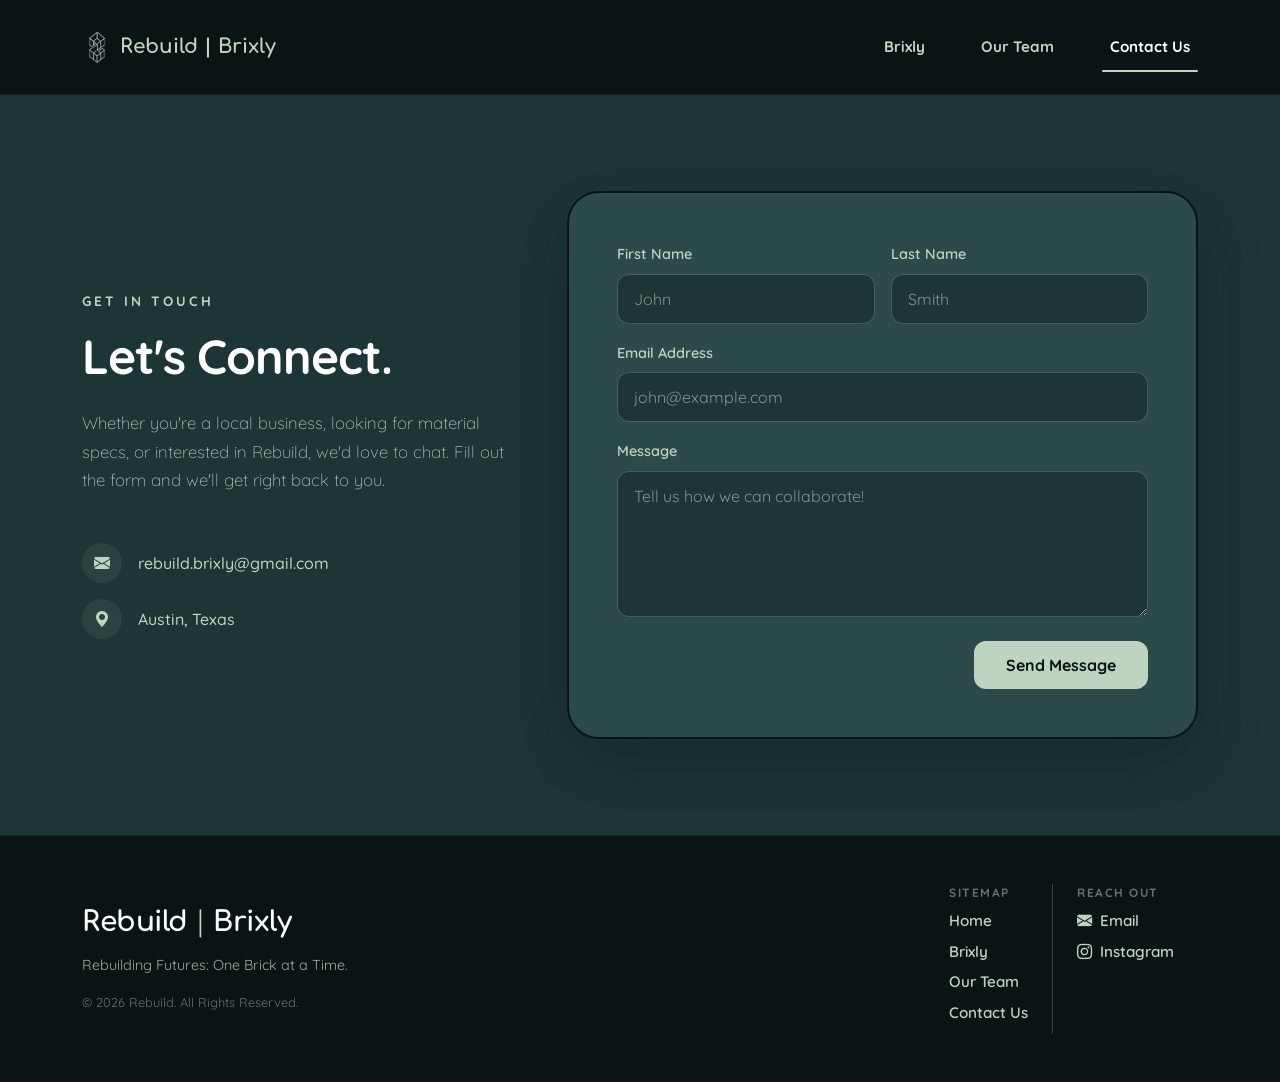
<file: contact.html>
<!DOCTYPE html>
<html lang="en">
    <head>
        <meta charset="utf-8" />
        <meta name="viewport" content="width=device-width, initial-scale=1, shrink-to-fit=no" />
        <meta name="description" content="Connect with Rebuild" />
        <meta name="author" content="Rebuild" />
        <title>Rebuild | Brixly</title>
        <link rel="icon" type="image/x-icon" href="assets/img/cool.png" />
<link href="https://cdn.jsdelivr.net/npm/bootstrap@5.3.2/dist/css/bootstrap.min.css" rel="stylesheet">
<link rel="stylesheet" href="https://cdn.jsdelivr.net/npm/bootstrap-icons@1.11.1/font/bootstrap-icons.css">
<link href="https://fonts.googleapis.com/css2?family=Comfortaa:wght@700&display=swap" rel="stylesheet">
        <link href="https://fonts.googleapis.com/css2?family=Quicksand:wght@400;500;600;700&display=swap" rel="stylesheet">
        <link href="css/styles.css?v=2" rel="stylesheet" />
        <style>
            /* Continuous Deep Eucalyptus Canvas */
            html, body {
                background-color: #1d3535 !important;
                color: #ffffff !important;
                font-family: 'Quicksand', sans-serif !important;
                overflow-x: hidden;
            }
            
            .navbar-brand {
                font-family: 'Comfortaa', sans-serif !important;
                font-weight: 700;
                color: #bfd3c1 !important;
            }

            /* Clean Sage Navbar links */
            .nav-link {
                font-weight: 700;
                font-size: 0.95rem;
                color: #bfd3c1 !important;
                opacity: 1 !important;
                transition: opacity 0.2s ease;
            }
            .nav-link:hover {
                opacity: 0.7 !important;
            }

            /* Active Page Navigation Indicator Line */
            .nav-link.active {
                position: relative;
                color: #ffffff !important;
            }
            .nav-link.active::after {
                content: '';
                position: absolute;
                bottom: -6px;
                left: 0;
                width: 100%;
                height: 2px;
                background-color: #bfd3c1;
                border-radius: 2px;
            }
            
            /* Solid Form Card Layout */
            .contact-card {
                background-color: #2d4a4a !important; 
                border: 2px solid #0a1414 !important;
                border-radius: 32px !important;
                padding: 3rem !important;
                box-shadow: 0 1.5rem 4rem rgba(10, 20, 20, 0.3) !important;
            }

            /* Custom Styled Input Fields */
            .form-control {
                background-color: #1d3535 !important;
                border: 1px solid rgba(191, 211, 193, 0.15) !important;
                color: #ffffff !important;
                border-radius: 12px !important;
                padding: 0.75rem 1rem !important;
                transition: border-color 0.2s ease, box-shadow 0.2s ease !important;
            }
            .form-control:focus {
                border-color: #bfd3c1 !important;
                box-shadow: 0 0 0 0.25rem rgba(191, 211, 193, 0.1) !important;
            }
            .form-label {
                color: #bfd3c1 !important;
                font-weight: 600;
                font-size: 0.9rem;
            }

            /* High-Contrast Interactive Button */
            .btn-submit {
                background-color: #bfd3c1 !important;
                color: #0a1414 !important;
                font-weight: 700;
                border-radius: 12px !important;
                padding: 0.75rem 2rem !important;
                border: none !important;
                transition: opacity 0.2s ease, transform 0.1s ease !important;
            }
            .btn-submit:hover {
                opacity: 0.9 !important;
            }
            .btn-submit:active {
                transform: scale(0.98);
            }
        </style>
    </head>
    <body>

        <nav class="navbar navbar-expand-lg py-4" style="background-color: #0a1414; border-bottom: 1px solid rgba(191, 211, 193, 0.08);">
            <div class="container">
                <div class="d-flex align-items-center">
                    <img src="assets/img/logo.png" alt="Logo" width="30" style="height: auto;" class="me-2" />
                    <a class="navbar-brand m-0" href="index.html">Rebuild | Brixly</a>
                </div>
                <div class="navbar-nav ms-auto flex-row align-items-center" style="gap: 2.5rem;">
             <a class="nav-link" href="product.html">Brixly</a>
             <a class="nav-link" href="about.html">Our Team</a>
             <a class="nav-link active" href="contact.html">Contact Us</a>
             </div>
            </div>
        </nav>

        <main class="py-5 my-5">
            <div class="container">
                <div class="row g-5 align-items-center">
                    
                    <div class="col-lg-5">
                        <span style="font-weight: 700; font-size: 0.85rem; color: #bfd3c1 !important; text-transform: uppercase; letter-spacing: 3px; display: block;" class="mb-3">
                            Get In Touch
                        </span>
                        <h1 class="display-5 fw-bold mb-4" style="letter-spacing: -1px;">Let's Connect.</h1>
                        <p class="lead mb-5" style="color: #bfd3c1; opacity: 0.9; font-size: 1.05rem; line-height: 1.7;">
Whether you're a local business, looking for material specs, or interested in Rebuild, we'd love to chat. Fill out the form and we'll get right back to you.                        </p>
                        
                        <div class="d-flex flex-column gap-3">
                            <div class="d-flex align-items-center">
                                <div style="width: 40px; height: 40px; background-color: rgba(191, 211, 193, 0.08); border-radius: 50%; display: flex; align-items: center; justify-content: center;" class="me-3">
                                    <i class="bi bi-envelope-fill" style="color: #bfd3c1;"></i>
                                </div>
                                <span style="font-weight: 500; color: #bfd3c1;">rebuild.brixly@gmail.com</span>
                            </div>
                            <div class="d-flex align-items-center">
                                <div style="width: 40px; height: 40px; background-color: rgba(191, 211, 193, 0.08); border-radius: 50%; display: flex; align-items: center; justify-content: center;" class="me-3">
                                    <i class="bi bi-geo-alt-fill" style="color: #bfd3c1;"></i>
                                </div>
                                <span style="font-weight: 500; color: #bfd3c1;">Austin, Texas</span>
                            </div>
                        </div>
                    </div>

                    <div class="col-lg-7">
                       <div class="contact-card">
    <form action="https://api.web3forms.com/submit" method="POST">
        
        <input type="hidden" name="access_key" value="57040469-53e0-42ab-9ab1-87b080a48a90">
        
        <input type="hidden" name="redirect" value="https://rebuildbrixly.com/success.html">

        <input type="checkbox" name="botcheck" class="hidden" style="display: none;">
        
        <div class="row g-3">
            <div class="col-md-6">
                <label class="form-label">First Name</label>
                <input type="text" name="first_name" class="form-control" placeholder="John" required />
            </div>
            <div class="col-md-6">
                <label class="form-label">Last Name</label>
                <input type="text" name="last_name" class="form-control" placeholder="Smith" required />
            </div>
            <div class="col-12">
                <label class="form-label">Email Address</label>
                <input type="email" name="email" class="form-control" placeholder="john@example.com" required />
            </div>
            <div class="col-12">
                <label class="form-label">Message</label>
                <textarea name="message" class="form-control" rows="5" placeholder="Tell us how we can collaborate!" required></textarea>
            </div>
            <div class="col-12 text-end mt-4">
                <button type="submit" class="btn btn-submit">Send Message</button>
            </div>
        </div>
    </form>
</div>

<script>
const form = document.getElementById('contactForm');
const submitBtn = document.getElementById('submitBtn');

form.addEventListener('submit', function(e) {
    e.preventDefault();
    submitBtn.innerText = "Sending...";
    submitBtn.disabled = true;

    const formData = new FormData(form);
    const object = Object.fromEntries(formData);
    const json = JSON.stringify(object);

    fetch('https://api.web3forms.com/submit', {
        method: 'POST',
        headers: {
            'Content-Type': 'application/json',
            'Accept': 'application/json'
        },
        body: json
    })
    .then(async (response) => {
        let res = await response.json();
        if (response.status == 200) {
            // Displays a clean message to the user
            alert("Thank you! Your message has been sent successfully to the Rebuild team.");
            form.reset();
        } else {
            alert("Something went wrong. Please try again.");
        }
    })
    .catch(error => {
        alert("Network error. Please try again later.");
    })
    .then(function() {
        submitBtn.innerText = "Send Message";
        submitBtn.disabled = false;
    });
});
</script>
                    </div>

                </div>
            </div>
        </main>

      <footer class="py-5" style="background-color: #0a1414; border-top: 1px solid rgba(191, 211, 193, 0.08); margin-top: auto;">
    
    <style>
        .footer-link-hover {
            color: #bfd3c1 !important;
            text-decoration: none !important;
            font-weight: 600;
            transition: color 0.2s ease-in-out, opacity 0.2s ease-in-out;
        }
        /* When a user hovers, it smoothly dims slightly to create click-feedback */
        .footer-link-hover:hover {
            color: #ffffff !important; /* Changes text color to solid white */
            opacity: 0.75;             /* Or dims it slightly, customize to preference */
        }
    </style>

    <div class="container">
        <div class="row align-items-center justify-content-between" style="font-size: 0.95rem; font-family: 'Quicksand', sans-serif;">
            
            <div class="col-md-5 text-center text-md-start mb-4 mb-md-0">
                <h3 class="fw-extrabold mb-3" style="font-family: 'Comfortaa', sans-serif !important; color: #ffffff; letter-spacing: -0.5px; font-size: 1.75rem; font-weight: 800;">
                    Rebuild <span style="color: #bfd3c1; font-weight: 300;">|</span> Brixly
                </h3>
                <p class="mb-3" style="color: #bfd3c1; opacity: 0.8; font-size: 0.9rem; line-height: 1.5; max-width: 320px;">
                    Rebuilding Futures: One Brick at a Time.
                </p>
                <p class="mb-0" style="color: #bfd3c1; opacity: 0.5; font-size: 0.8rem;">
                    &copy; 2026 Rebuild. All Rights Reserved.
                </p>
            </div>
            
            <div class="col-md-7 col-lg-6">
                <div class="row align-items-start justify-content-center justify-content-md-end g-0">
                    
                    <div class="col-auto text-start px-4">
                        <span style="font-size: 0.75rem; font-weight: 700; color: #bfd3c1; opacity: 0.5; text-transform: uppercase; letter-spacing: 1.5px; display: block;" class="mb-2">
                            Sitemap
                        </span>
                        <ul class="list-unstyled mb-0 d-flex flex-column gap-2">
                            <li><a href="index.html" class="footer-link-hover">Home</a></li>
                            <li><a href="product.html" class="footer-link-hover">Brixly</a></li>
                            <li><a href="about.html" class="footer-link-hover">Our Team</a></li>
                            <li><a href="contact.html" class="footer-link-hover">Contact Us</a></li>
                        </ul>
                    </div>
                    
                    <div class="col-auto p-0 align-self-center" style="width: 1px; height: 150px; background-color: rgba(191, 211, 193, 0.25);"></div>
                    
                    <div class="col-auto text-start px-4">
                        <span style="font-size: 0.75rem; font-weight: 700; color: #bfd3c1; opacity: 0.5; text-transform: uppercase; letter-spacing: 1.5px; display: block;" class="mb-2">
                            Reach Out
                        </span>
                        <ul class="list-unstyled mb-0 d-flex flex-column gap-2">
                            <li>
                                <a href="mailto:rebuild.brixly@gmail.com" class="footer-link-hover">
                                    <i class="bi bi-envelope-fill me-1"></i> Email
                                </a>
                            </li>
                            <li>
                                <a href="https://instagram.com/rebuild.brixly" target="_blank" rel="noopener noreferrer" class="footer-link-hover">
                                    <i class="bi bi-instagram me-1"></i> Instagram
                                </a>
                            </li>
                        </ul>
                    </div>
                    
                </div>
            </div>
            
        </div>
    </div>
</footer>


<script src="https://cdn.jsdelivr.net/npm/bootstrap@5.3.2/dist/js/bootstrap.bundle.min.js"></script>
    </body>
</html>
</file>
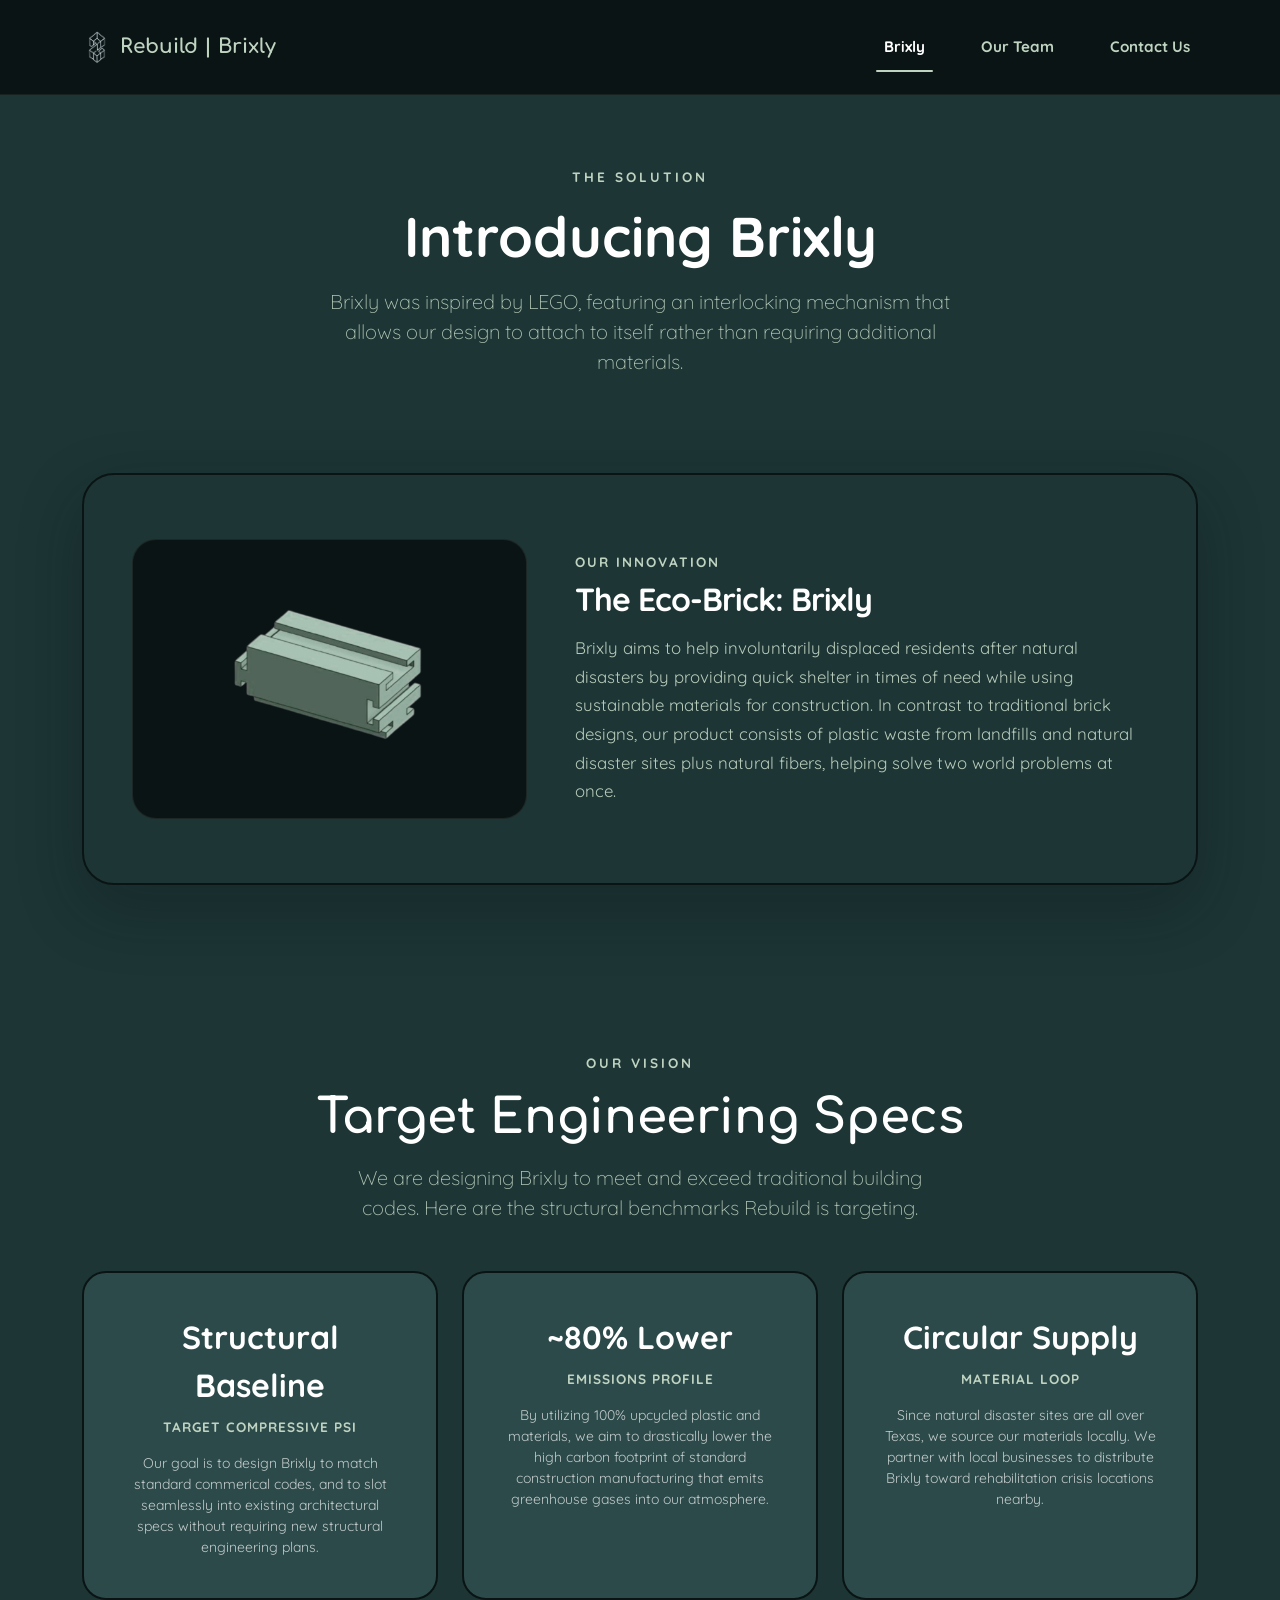
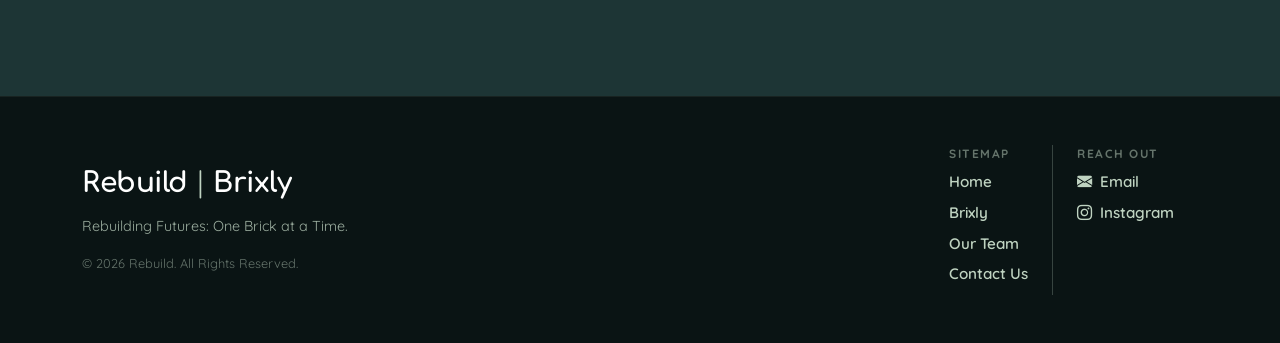
<file: product.html>
<!DOCTYPE html>
<html lang="en">
    <head>
        <meta charset="utf-8" />
        <meta name="viewport" content="width=device-width, initial-scale=1, shrink-to-fit=no" />
        <meta name="description" content="Brixly Product Specifications" />
        <meta name="author" content="Rebuild" />
        <title>Rebuild | Brixly</title>
        <link rel="icon" type="image/x-icon" href="assets/img/cool.png" />
<link href="https://cdn.jsdelivr.net/npm/bootstrap@5.3.2/dist/css/bootstrap.min.css" rel="stylesheet">
<link rel="stylesheet" href="https://cdn.jsdelivr.net/npm/bootstrap-icons@1.11.1/font/bootstrap-icons.css">
<link href="https://fonts.googleapis.com/css2?family=Comfortaa:wght@700&display=swap" rel="stylesheet">
        <link href="https://fonts.googleapis.com/css2?family=Quicksand:wght@400;500;600;700&display=swap" rel="stylesheet">
        <link href="css/styles.css" rel="stylesheet" />
        <style>
            /* Continuous Deep Eucalyptus Canvas */
            html, body {
                background-color: #1d3535 !important;
                color: #ffffff !important;
                font-family: 'Quicksand', sans-serif !important;
                overflow-x: hidden;
            }
            
            .navbar-brand {
                font-family: 'Comfortaa', sans-serif !important;
                font-weight: 700;
                color: #bfd3c1 !important;
            }

            /* Clean Sage Navbar links */
            .nav-link {
                font-weight: 700;
                font-size: 0.95rem;
                color: #bfd3c1 !important;
                opacity: 1 !important;
                transition: opacity 0.2s ease;
            }
            .nav-link:hover {
                opacity: 0.7 !important;
            }

            /* Active Page Navigation Indicator Line */
            .nav-link.active {
                position: relative;
                color: #ffffff !important;
            }
            .nav-link.active::after {
                content: '';
                position: absolute;
                bottom: -6px;
                left: 0;
                width: 100%;
                height: 2px;
                background-color: #bfd3c1;
                border-radius: 2px;
            }
            
            /* Solid Structural Spec Panels */
            .spec-card {
                background-color: #2d4a4a !important; 
                border: 1px solid rgba(191, 211, 193, 0.1) !important;
                border-radius: 24px !important;
                padding: 2.5rem !important;
                box-shadow: 0 1rem 3rem rgba(10, 20, 20, 0.25) !important;
            }

            /* Main Showpiece Showcase Box */
            .showcase-box {
                background-color: #1d3535 !important;
                border: 2px solid #0a1414;
                border-radius: 32px;
                padding: 4rem 3rem;
                box-shadow: 0 1.5rem 4rem rgba(10, 20, 20, 0.3);
            }
        </style>
    </head>
    <body>

        <nav class="navbar navbar-expand-lg py-4" style="background-color: #0a1414; border-bottom: 1px solid rgba(191, 211, 193, 0.08);">
            <div class="container">
                <div class="d-flex align-items-center">
                    <img src="assets/img/logo.png" alt="Logo" width="30" style="height: auto;" class="me-2" />
                    <a class="navbar-brand m-0" href="index.html">Rebuild | Brixly</a>
                </div>
                <div class="navbar-nav ms-auto flex-row align-items-center" style="gap: 2.5rem;">
             <a class="nav-link active" href="product.html">Brixly</a>
             <a class="nav-link" href="about.html">Our Team</a>
             <a class="nav-link" href="contact.html">Contact Us</a>
            </div>
            </div>
        </nav>

        <header class="py-5 text-center">
            <div class="container my-4">
                <span style="font-weight: 700; font-size: 0.85rem; color: #bfd3c1 !important; text-transform: uppercase; letter-spacing: 3px; display: block;" class="mb-3">
                    The Solution
                </span>
                <h1 class="display-4 fw-bold mb-3">Introducing Brixly</h1>
                <p class="lead mx-auto" style="max-width: 650px; color: #bfd3c1; opacity: 0.9;">
               Brixly was inspired by LEGO, featuring an interlocking mechanism that allows our design to attach to itself rather than requiring additional materials. 
                </p>
            </div>
        </header>

        <section class="pb-5">
            <div class="container my-4">
                <div class="showcase-box">
                    <div class="row align-items-center g-5">
                        <div class="col-lg-5 text-center">
                            <div style="background-color: #0a1414; padding: 2.5rem; border-radius: 24px; border: 1px solid rgba(191, 211, 193, 0.1); min-height: 280px; display: flex; align-items: center; justify-content: center;">
                                <img src="assets/img/brixlyy.png" alt="Brixly Structural Unit" class="img-fluid" style="max-height: 200px; object-fit: contain;" />
                            </div>
                        </div>
                        <div class="col-lg-7">
                            <span style="font-weight: 700; font-size: 0.85rem; color: #bfd3c1 !important; text-transform: uppercase; letter-spacing: 2px; display: block;" class="mb-2">
                                Our Innovation
                            </span>
                            <h2 class="fw-bold mb-3 text-white" style="letter-spacing: -1px;">The Eco-Brick: Brixly</h2>
                            <p style="color: #bfd3c1; opacity: 0.95; font-size: 1.05rem; line-height: 1.7;" class="m-0">
                                Brixly aims to help involuntarily displaced residents after natural disasters by providing quick shelter in times of need while using sustainable materials for construction. In contrast to traditional brick designs, our product consists of plastic waste from landfills and natural disaster sites plus natural fibers, helping solve two world problems at once.
                        </div>
                    </div>
                </div>
            </div>
        </section>

        <section class="py-5 my-5">
    <div class="container">
        
        <div class="text-center mb-5">
            <span style="font-weight: 700; font-size: 0.85rem; color: #bfd3c1 !important; text-transform: uppercase; letter-spacing: 3px; display: block;" class="mb-3">
                Our Vision
            </span>
            <h2 class="display-5 fw-bold mb-3" style="font-family: 'Comfortaa', sans-serif !important; color: #ffffff;">Target Engineering Specs</h2>
            <p class="lead mx-auto" style="max-width: 600px; color: #bfd3c1; opacity: 0.9; font-family: 'Quicksand', sans-serif;">
                We are designing Brixly to meet and exceed traditional building codes. Here are the structural benchmarks Rebuild is targeting. 
            </p>
        </div>

        <div class="row g-4 justify-content-center" style="font-family: 'Quicksand', sans-serif;">
            
            <div class="col-md-6 col-lg-4">
                <div style="background-color: #2d4a4a; border: 2px solid #0a1414; border-radius: 24px; padding: 2.5rem;" class="text-center h-100">
                    <div style="font-size: 2rem; font-weight: 700; color: #ffffff;" class="mb-2">Structural Baseline</div>
                    <div style="font-weight: 700; font-size: 0.85rem; color: #bfd3c1; text-transform: uppercase; letter-spacing: 1px;" class="mb-3"> Target Compressive PSI</div>
                    <p class="small mb-0" style="color: #ffffff; opacity: 0.7;">Our goal is to design Brixly to match standard commerical codes, and to slot seamlessly into existing architectural specs without requiring new structural engineering plans.</p>
                </div>
            </div>

            <div class="col-md-6 col-lg-4">
                <div style="background-color: #2d4a4a; border: 2px solid #0a1414; border-radius: 24px; padding: 2.5rem;" class="text-center h-100">
                    <div style="font-size: 2rem; font-weight: 700; color: #ffffff;" class="mb-2">~80% Lower</div>
                    <div style="font-weight: 700; font-size: 0.85rem; color: #bfd3c1; text-transform: uppercase; letter-spacing: 1px;" class="mb-3">Emissions Profile</div>
                    <p class="small mb-0" style="color: #ffffff; opacity: 0.7;">By utilizing 100% upcycled plastic and materials, we aim to drastically lower the high carbon footprint of standard construction manufacturing that emits greenhouse gases into our atmosphere.</p>
                </div>
            </div>

            <div class="col-md-6 col-lg-4">
                <div style="background-color: #2d4a4a; border: 2px solid #0a1414; border-radius: 24px; padding: 2.5rem;" class="text-center h-100">
                    <div style="font-size: 2rem; font-weight: 700; color: #ffffff;" class="mb-2">Circular Supply</div>
                    <div style="font-weight: 700; font-size: 0.85rem; color: #bfd3c1; text-transform: uppercase; letter-spacing: 1px;" class="mb-3">Material Loop</div>
                    <p class="small mb-0" style="color: #ffffff; opacity: 0.7;">Since natural disaster sites are all over Texas, we source our materials locally. We partner with local businesses to distribute Brixly toward rehabilitation crisis locations nearby.</p>
                </div>
            </div>

        </div>
    </div>
</section>

   <footer class="py-5" style="background-color: #0a1414; border-top: 1px solid rgba(191, 211, 193, 0.08); margin-top: auto;">
    
    <style>
        .footer-link-hover {
            color: #bfd3c1 !important;
            text-decoration: none !important;
            font-weight: 600;
            transition: color 0.2s ease-in-out, opacity 0.2s ease-in-out;
        }
        /* When a user hovers, it smoothly dims slightly to create click-feedback */
        .footer-link-hover:hover {
            color: #ffffff !important; /* Changes text color to solid white */
            opacity: 0.75;             /* Or dims it slightly, customize to preference */
        }
    </style>

    <div class="container">
        <div class="row align-items-center justify-content-between" style="font-size: 0.95rem; font-family: 'Quicksand', sans-serif;">
            
            <div class="col-md-5 text-center text-md-start mb-4 mb-md-0">
                <h3 class="fw-extrabold mb-3" style="font-family: 'Comfortaa', sans-serif !important; color: #ffffff; letter-spacing: -0.5px; font-size: 1.75rem; font-weight: 800;">
                    Rebuild <span style="color: #bfd3c1; font-weight: 300;">|</span> Brixly
                </h3>
                <p class="mb-3" style="color: #bfd3c1; opacity: 0.8; font-size: 0.9rem; line-height: 1.5; max-width: 320px;">
                    Rebuilding Futures: One Brick at a Time.
                </p>
                <p class="mb-0" style="color: #bfd3c1; opacity: 0.5; font-size: 0.8rem;">
                    &copy; 2026 Rebuild. All Rights Reserved.
                </p>
            </div>
            
            <div class="col-md-7 col-lg-6">
                <div class="row align-items-start justify-content-center justify-content-md-end g-0">
                    
                    <div class="col-auto text-start px-4">
                        <span style="font-size: 0.75rem; font-weight: 700; color: #bfd3c1; opacity: 0.5; text-transform: uppercase; letter-spacing: 1.5px; display: block;" class="mb-2">
                            Sitemap
                        </span>
                        <ul class="list-unstyled mb-0 d-flex flex-column gap-2">
                            <li><a href="index.html" class="footer-link-hover">Home</a></li>
                            <li><a href="product.html" class="footer-link-hover">Brixly</a></li>
                            <li><a href="about.html" class="footer-link-hover">Our Team</a></li>
                            <li><a href="contact.html" class="footer-link-hover">Contact Us</a></li>
                        </ul>
                    </div>
                    
                    <div class="col-auto p-0 align-self-center" style="width: 1px; height: 150px; background-color: rgba(191, 211, 193, 0.25);"></div>
                    
                    <div class="col-auto text-start px-4">
                        <span style="font-size: 0.75rem; font-weight: 700; color: #bfd3c1; opacity: 0.5; text-transform: uppercase; letter-spacing: 1.5px; display: block;" class="mb-2">
                            Reach Out
                        </span>
                        <ul class="list-unstyled mb-0 d-flex flex-column gap-2">
                            <li>
                                <a href="mailto:rebuild.brixly@gmail.com" class="footer-link-hover">
                                    <i class="bi bi-envelope-fill me-1"></i> Email
                                </a>
                            </li>
                            <li>
                                <a href="https://instagram.com/rebuild.brixly" target="_blank" rel="noopener noreferrer" class="footer-link-hover">
                                    <i class="bi bi-instagram me-1"></i> Instagram
                                </a>
                            </li>
                        </ul>
                    </div>
                    
                </div>
            </div>
            
        </div>
    </div>
</footer>


<script src="https://cdn.jsdelivr.net/npm/bootstrap@5.3.2/dist/js/bootstrap.bundle.min.js"></script>
    </body>
</html>
</file>
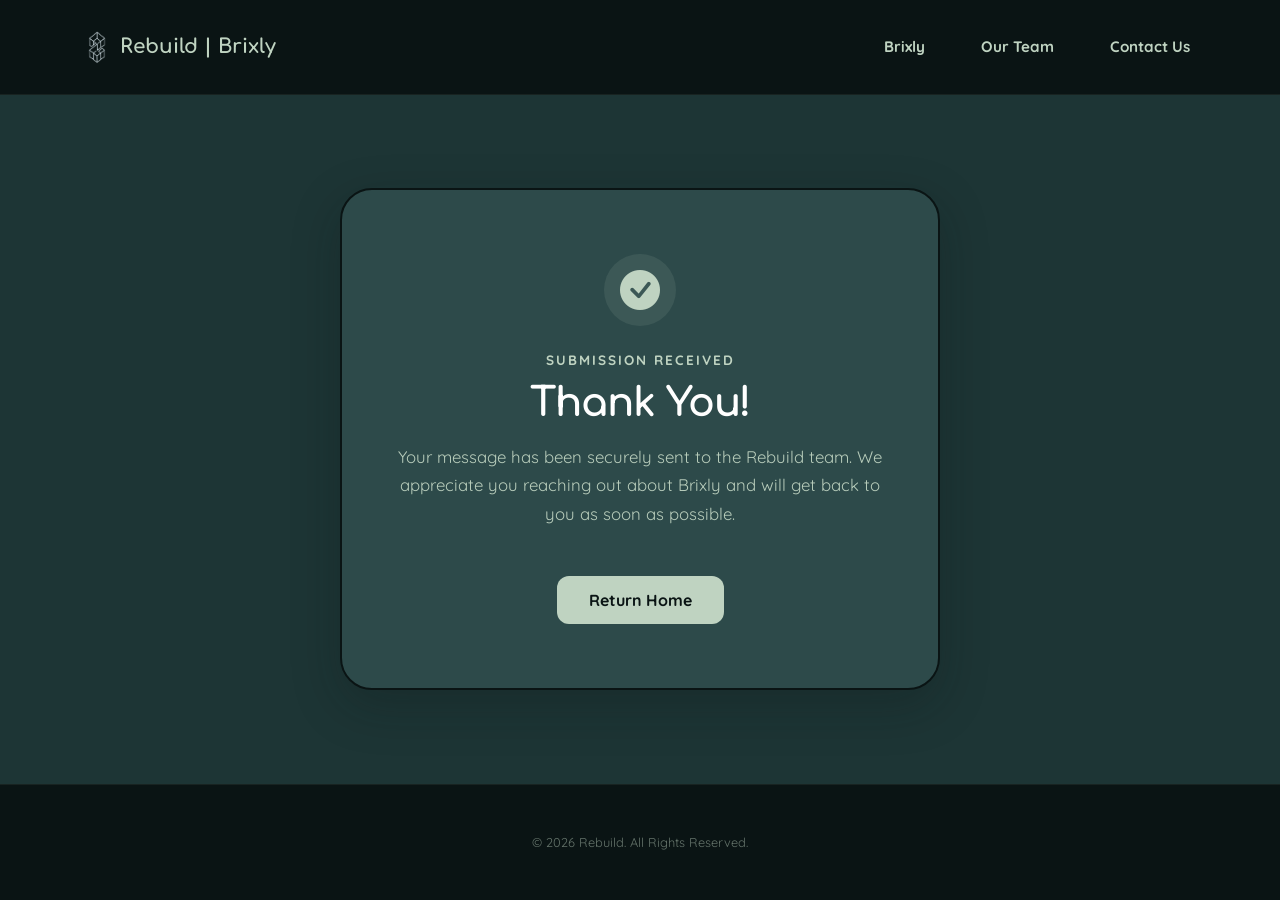
<file: success.html>
<!DOCTYPE html>
<html lang="en">
    <head>
        <meta charset="utf-8" />
        <meta name="viewport" content="width=device-width, initial-scale=1, shrink-to-fit=no" />
        <meta name="description" content="Message Sent Successfully" />
        <meta name="author" content="Rebuild" />
        <title>Message Sent | Rebuild</title>
        <link rel="icon" type="image/x-icon" href="assets/img/cool.png" />
        <link href="https://cdn.jsdelivr.net/npm/bootstrap@5.3.2/dist/css/bootstrap.min.css" rel="stylesheet">
        <link rel="stylesheet" href="https://cdn.jsdelivr.net/npm/bootstrap-icons@1.11.1/font/bootstrap-icons.css">
        <link href="https://fonts.googleapis.com/css2?family=Comfortaa:wght@700&display=swap" rel="stylesheet">
        <link href="https://fonts.googleapis.com/css2?family=Quicksand:wght@400;500;600;700&display=swap" rel="stylesheet">
        <link href="css/styles.css" rel="stylesheet" />
        <style>
            /* Continuous Deep Eucalyptus Canvas */
            html, body {
                background-color: #1d3535 !important;
                color: #ffffff !important;
                font-family: 'Quicksand', sans-serif !important;
                overflow-x: hidden;
                min-height: 100vh;
                display: flex;
                flex-direction: column;
            }
            
            .navbar-brand {
                font-family: 'Comfortaa', sans-serif !important;
                font-weight: 700;
                color: #bfd3c1 !important;
            }

            .nav-link {
                font-weight: 700;
                font-size: 0.95rem;
                color: #bfd3c1 !important;
                opacity: 1 !important;
                transition: opacity 0.2s ease;
            }
            .nav-link:hover {
                opacity: 0.7 !important;
            }
            
            /* Success Panel Message Box */
            .success-box {
                background-color: #2d4a4a !important;
                border: 2px solid #0a1414;
                border-radius: 32px;
                padding: 4rem 3rem;
                box-shadow: 0 1rem 3rem rgba(10, 20, 20, 0.25);
                max-width: 600px;
                width: 100%;
            }

            .btn-return {
                background-color: #bfd3c1 !important;
                color: #0a1414 !important;
                font-weight: 700;
                border-radius: 12px !important;
                padding: 0.75rem 2rem !important;
                border: none !important;
                text-decoration: none !important;
                display: inline-block;
                transition: opacity 0.2s ease, transform 0.1s ease !important;
            }
            .btn-return:hover {
                opacity: 0.9 !important;
                color: #0a1414 !important;
            }
            .btn-return:active {
                transform: scale(0.98);
            }
        </style>
    </head>
    <body>

        <nav class="navbar navbar-expand-lg py-4" style="background-color: #0a1414; border-bottom: 1px solid rgba(191, 211, 193, 0.08);">
            <div class="container">
                <div class="d-flex align-items-center">
                    <img src="assets/img/logo.png" alt="Logo" width="30" style="height: auto;" class="me-2" />
                    <a class="navbar-brand m-0" href="index.html">Rebuild | Brixly</a>
                </div>
                <div class="navbar-nav ms-auto flex-row align-items-center" style="gap: 2.5rem;">
                    <a class="nav-link" href="product.html">Brixly</a>
                    <a class="nav-link" href="about.html">Our Team</a>
                    <a class="nav-link" href="contact.html">Contact Us</a>
                </div>
            </div>
        </nav>

        <main class="flex-grow-1 d-flex align-items-center justify-content-center py-5 my-4">
            <div class="container d-flex justify-content-center">
                <div class="success-box text-center">
                    <div style="width: 72px; height: 72px; background-color: rgba(191, 211, 193, 0.1); border-radius: 50%; display: flex; align-items: center; justify-content: center;" class="mx-auto mb-4">
                        <i class="bi bi-check-circle-fill" style="color: #bfd3c1; font-size: 2.5rem;"></i>
                    </div>
                    <span style="font-weight: 700; font-size: 0.85rem; color: #bfd3c1 !important; text-transform: uppercase; letter-spacing: 2px; display: block;" class="mb-2">
                        Submission Received
                    </span>
                    <h1 class="fw-bold mb-3 text-white" style="font-family: 'Comfortaa', sans-serif !important; letter-spacing: -1px;">Thank You!</h1>
                    <p class="mb-5" style="color: #bfd3c1; opacity: 0.95; font-size: 1.05rem; line-height: 1.7;">
                        Your message has been securely sent to the Rebuild team. We appreciate you reaching out about Brixly and will get back to you as soon as possible.
                    </p>
                    <a href="index.html" class="btn-return">Return Home</a>
                </div>
            </div>
        </main>

        <footer class="py-5" style="background-color: #0a1414; border-top: 1px solid rgba(191, 211, 193, 0.08); margin-top: auto;">
            <div class="container text-center">
                <p class="m-0" style="color: #bfd3c1; opacity: 0.5; font-size: 0.8rem;">
                    &copy; 2026 Rebuild. All Rights Reserved.
                </p>
            </div>
        </footer>

        <script src="https://cdn.jsdelivr.net/npm/bootstrap@5.3.2/dist/js/bootstrap.bundle.min.js"></script>
    </body>
</html>
</file>
<file: css/styles.css>
@charset "UTF-8";

/* ==========================================================================
   Custom Project Overrides 
   ========================================================================== */

.features-icons {
  padding-top: 7rem;
  padding-bottom: 7rem;
}
.features-icons .features-icons-item {
  max-width: 20rem;
}
.features-icons .features-icons-item .features-icons-icon {
  height: 7rem;
}
.features-icons .features-icons-item .features-icons-icon i {
  font-size: 4.5rem;
}

header.masthead {
  position: relative;
  background-color: #343a40;
  background: url("../assets/img/bg-masthead.jpg") no-repeat center center;
  background-size: cover;
  padding-top: 8rem;
  padding-bottom: 8rem;
}
header.masthead:before {
  content: "";
  position: absolute;
  background-color: #1c375e;
  height: 100%;
  width: 100%;
  top: 0;
  left: 0;
  opacity: 0.5;
}
header.masthead h1, header.masthead .h1 {
  font-size: 2rem;
}
@media (min-width: 768px) {
  header.masthead {
    padding-top: 12rem;
    padding-bottom: 12rem;
  }
  header.masthead h1, header.masthead .h1 {
    font-size: 3rem;
  }
}

.showcase .showcase-text {
  padding: 3rem;
}
.showcase .showcase-img {
  min-height: 30rem;
  background-size: cover;
}
@media (min-width: 768px) {
  .showcase .showcase-text {
    padding: 7rem;
  }
}

.testimonials {
  padding-top: 7rem;
  padding-bottom: 7rem;
}
.testimonials .testimonial-item {
  max-width: 18rem;
}
.testimonials .testimonial-item img {
  max-width: 12rem;
  box-shadow: 0px 5px 5px 0px #adb5bd;
}

.call-to-action {
  position: relative;
  background-color: #343a40;
  background: url("../assets/img/bg-masthead.jpg") no-repeat center center;
  background-size: cover;
  padding-top: 7rem;
  padding-bottom: 7rem;
}
.call-to-action:before {
  content: "";
  position: absolute;
  background-color: #1c375e;
  height: 100%;
  width: 100%;
  top: 0;
  left: 0;
  opacity: 0.5;
}

footer.footer {
  padding-top: 4rem;
  padding-bottom: 4rem;
}

/* ==========================================================================
   Form Accessibility & Readability Fixes
   ========================================================================== */

/* Forces input typed text and placeholder text to be highly visible */
.form-control {
    color: #ffffff !important; 
}

/* Adjusts the placeholder text color so users can see the hint text clearly */
.form-control::placeholder {
    color: rgba(191, 211, 193, 0.6) !important; /* Semi-transparent Sage Tint */
    opacity: 1; /* Overrides browser defaults */
}
</file>
